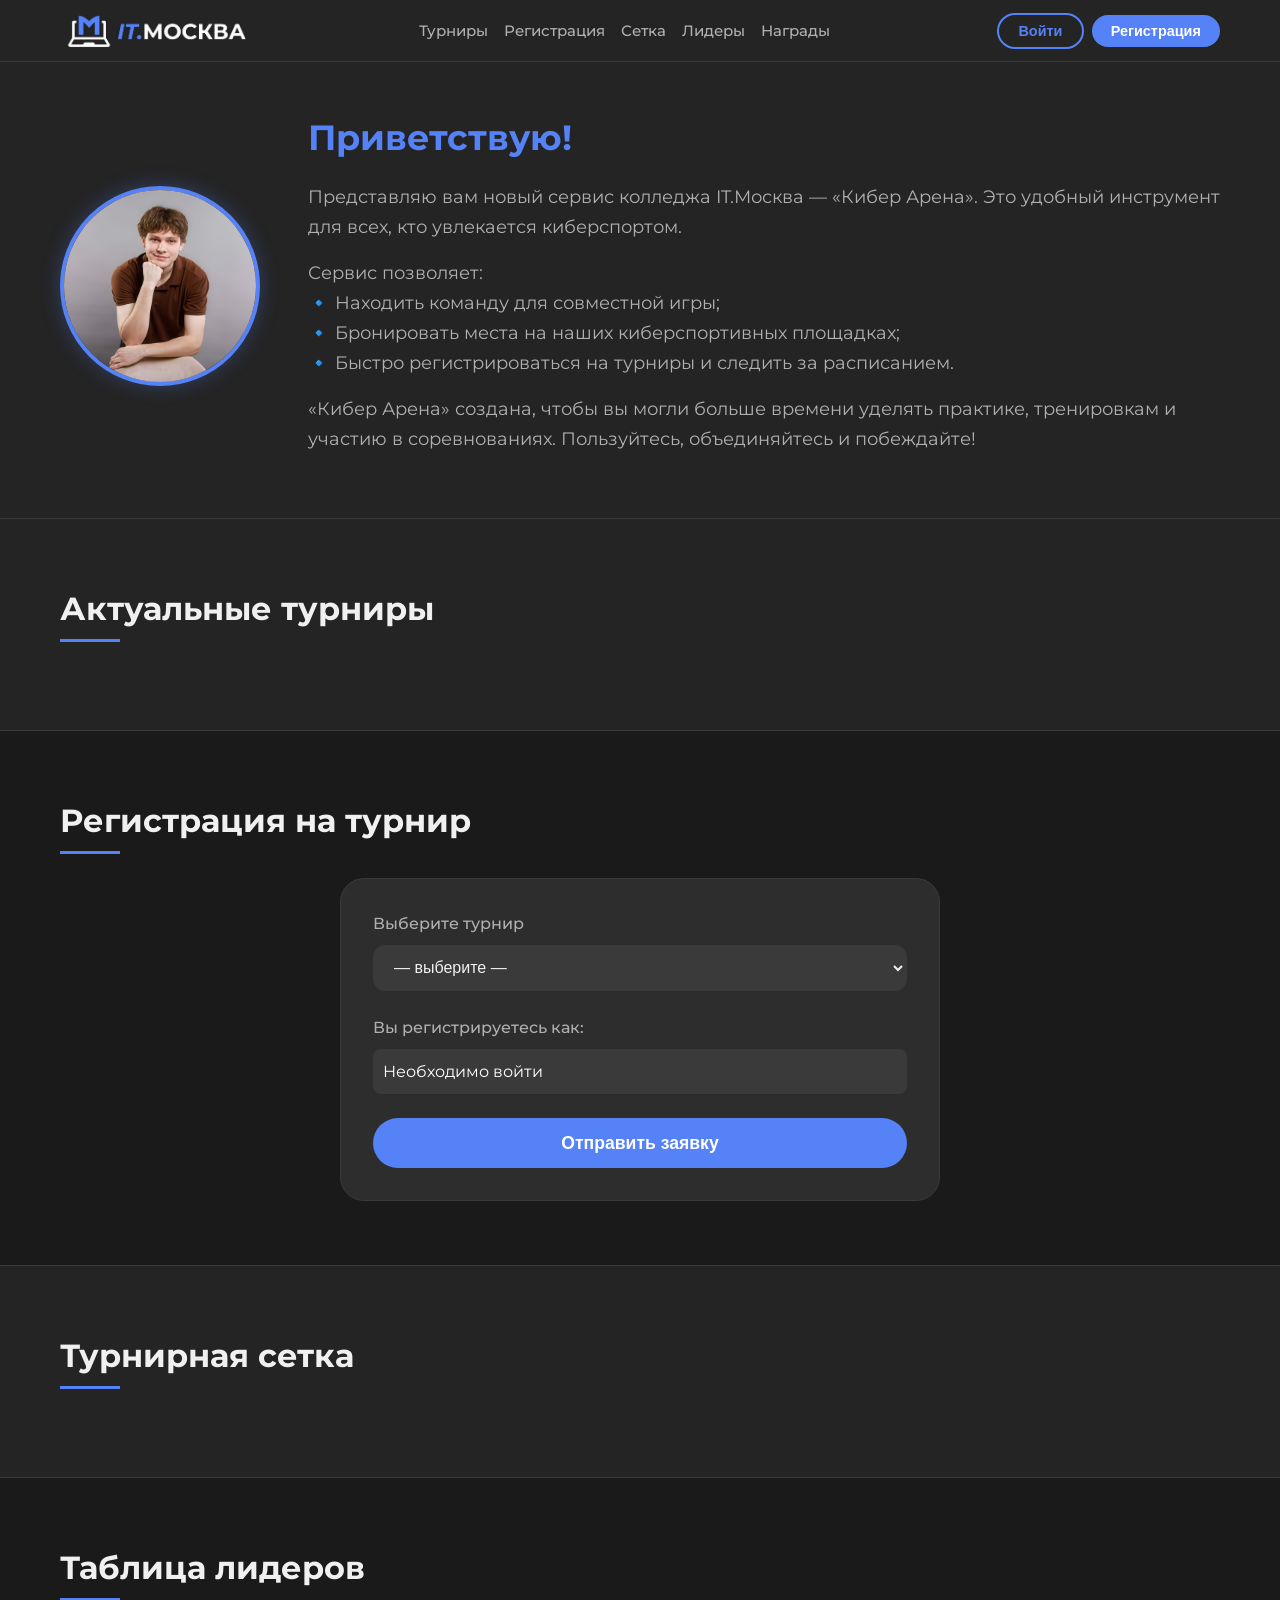
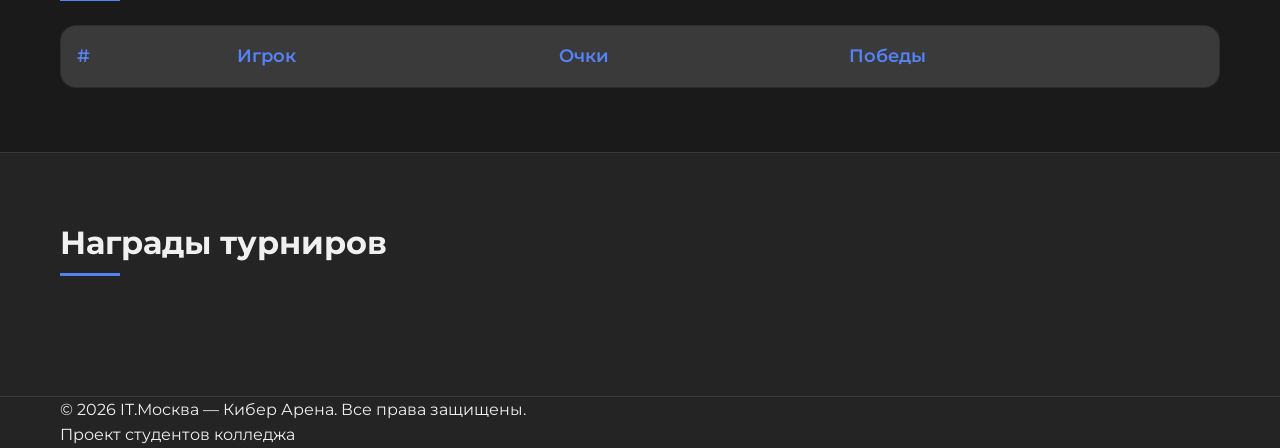
<file: index.html>
<!DOCTYPE html>
<html lang="ru">
<head>
    <meta charset="UTF-8">
    <meta name="viewport" content="width=device-width, initial-scale=1.0">
    <title>IT.Москва | Кибер Арена</title>
    <link href="https://fonts.googleapis.com/css2?family=Montserrat:wght@400;500;600;700&display=swap" rel="stylesheet">
    <link rel="stylesheet" href="style.css">
</head>
<body>
    <header class="header">
        <div class="container header__container">
            <img src="images/it_mos_new_logo.jpg" alt="Логотип" class="logo">
            <nav class="nav">
                <ul class="nav__list">
                    <li><a href="#tournaments" class="nav__link">Турниры</a></li>
                    <li><a href="#register" class="nav__link">Регистрация</a></li>
                    <li><a href="#bracket" class="nav__link">Сетка</a></li>
                    <li><a href="#leaderboard" class="nav__link">Лидеры</a></li>
                    <li><a href="#rewards" class="nav__link">Награды</a></li>
                </ul>
            </nav>
            <div class="auth-buttons">
                <button id="loginBtn" class="button button--secondary">Войти</button>
                <button id="registerBtn" class="button button--primary">Регистрация</button>
                <span id="userGreeting" style="display: none;"></span>
                <button id="logoutBtn" style="display: none;" class="button button--secondary">Выйти</button>
                <button id="adminBtn" style="display: none;" class="button button--secondary">Управление</button>
            </div>
        </div>
    </header>

    <main>
        <section class="hero reveal">
            <div class="container hero__container">
                <div class="hero__image">
                    <img src="images/al.jpg" alt="Фото" class="hero__photo">
                </div>
                <div class="hero__speech">
                    <h2 class="hero__greeting">Приветствую!</h2>
                    <p>Представляю вам новый сервис колледжа IT.Москва — «Кибер Арена». Это удобный инструмент для всех, кто увлекается киберспортом.</p>
                    <p>Сервис позволяет:<br>🔹 Находить команду для совместной игры;<br>🔹 Бронировать места на наших киберспортивных площадках;<br>🔹 Быстро регистрироваться на турниры и следить за расписанием.</p>
                    <p>«Кибер Арена» создана, чтобы вы могли больше времени уделять практике, тренировкам и участию в соревнованиях. Пользуйтесь, объединяйтесь и побеждайте!</p>
                </div>
            </div>
        </section>

        <section id="tournaments" class="section reveal">
            <div class="container">
                <h2 class="section__title">Актуальные турниры</h2>
                <div class="cards-grid" id="tournaments-list"></div>
            </div>
        </section>

        <section id="register" class="section section--dark reveal">
            <div class="container">
                <h2 class="section__title">Регистрация на турнир</h2>
                <div id="register-message"></div>
                <form class="registration-form" id="registrationForm">
                    <div class="form__group">
                        <label for="tournament-select" class="form__label">Выберите турнир</label>
                        <select id="tournament-select" class="form__select" required>
                            <option value="" disabled selected>— выберите —</option>
                        </select>
                    </div>
                    <div class="form__group">
                        <label class="form__label">Вы регистрируетесь как:</label>
                        <p id="current-user-nickname" class="form__static-text">Необходимо войти</p>
                    </div>
                    <button type="submit" class="button button--accent" id="register-submit" disabled>Отправить заявку</button>
                </form>
            </div>
        </section>

        <section id="bracket" class="section reveal">
            <div class="container">
                <h2 class="section__title">Турнирная сетка</h2>
                <div id="bracket-container"></div>
            </div>
        </section>

        <section id="leaderboard" class="section section--dark reveal">
            <div class="container">
                <h2 class="section__title">Таблица лидеров</h2>
                <table class="leaderboard" id="leaderboard-table">
                    <thead>
                        <tr><th>#</th><th>Игрок</th><th>Очки</th><th>Победы</th></tr>
                    </thead>
                    <tbody id="leaderboard-body"></tbody>
                </table>
            </div>
        </section>

        <section id="rewards" class="section reveal">
            <div class="container">
                <h2 class="section__title">Награды турниров</h2>
                <div class="rewards-grid" id="rewards-list"></div>
            </div>
        </section>
    </main>

    <footer class="footer">
        <div class="container footer__container">
            <p>© 2026 IT.Москва — Кибер Арена. Все права защищены.</p>
            <p>Проект студентов колледжа</p>
        </div>
    </footer>

    <!-- Модальные окна -->
    <div id="loginModal" class="modal">
        <div class="modal-content">
            <span class="close">&times;</span>
            <h2>Вход</h2>
            <form id="loginForm">
                <input type="text" id="loginUsername" placeholder="Имя пользователя" required>
                <input type="password" id="loginPassword" placeholder="Пароль" required>
                <button type="submit">Войти</button>
            </form>
        </div>
    </div>

    <div id="registerModal" class="modal">
        <div class="modal-content">
            <span class="close">&times;</span>
            <h2>Регистрация</h2>
            <form id="registerUserForm">
                <input type="text" id="regUsername" placeholder="Имя пользователя" required>
                <input type="text" id="regNickname" placeholder="Никнейм" required>
                <input type="password" id="regPassword" placeholder="Пароль" required>
                <button type="submit">Зарегистрироваться</button>
            </form>
        </div>
    </div>

    <script src="script.js"></script>
</body>
</html>
</file>
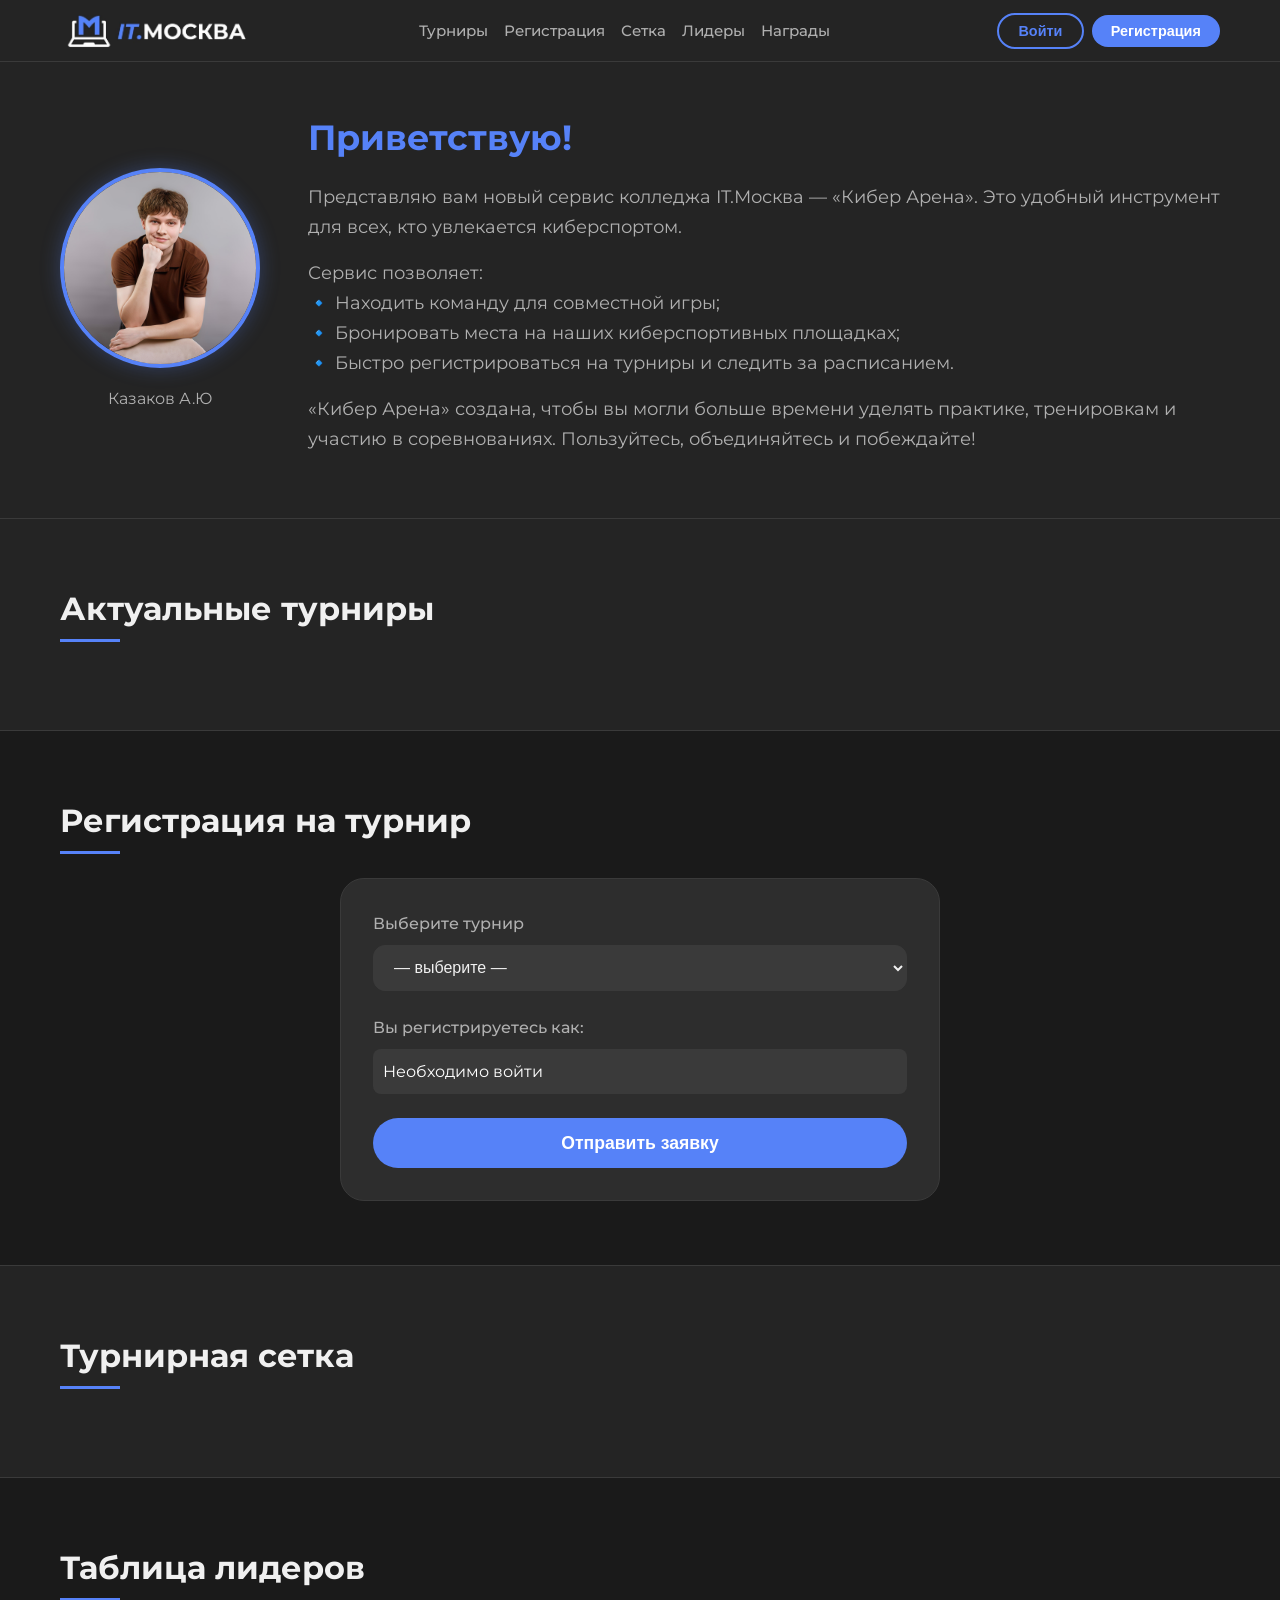
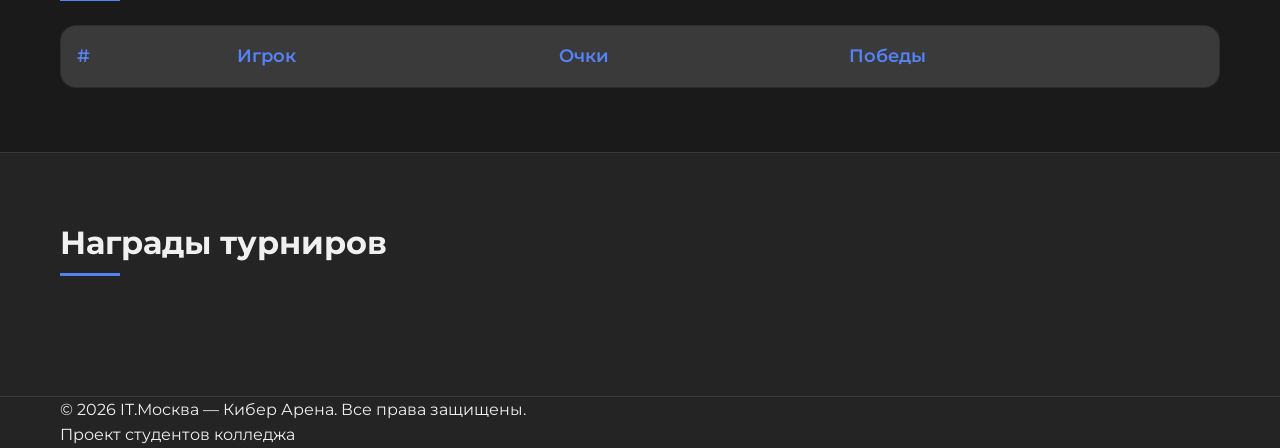
<file: cyber_arena/index.html>
<!DOCTYPE html>
<html lang="ru">
<head>
    <meta charset="UTF-8">
    <meta name="viewport" content="width=device-width, initial-scale=1.0">
    <title>IT.Москва | Кибер Арена</title>
    <link href="https://fonts.googleapis.com/css2?family=Montserrat:wght@400;500;600;700&display=swap" rel="stylesheet">
    <link rel="stylesheet" href="style.css">
</head>
<body>
    <header class="header">
        <div class="container header__container">
            <img src="images/it_mos_new_logo.jpg" alt="Логотип" class="logo">
            <nav class="nav">
                <ul class="nav__list">
                    <li><a href="#tournaments" class="nav__link">Турниры</a></li>
                    <li><a href="#register" class="nav__link">Регистрация</a></li>
                    <li><a href="#bracket" class="nav__link">Сетка</a></li>
                    <li><a href="#leaderboard" class="nav__link">Лидеры</a></li>
                    <li><a href="#rewards" class="nav__link">Награды</a></li>
                </ul>
            </nav>
            <div class="auth-buttons">
                <button id="loginBtn" class="button button--secondary">Войти</button>
                <button id="registerBtn" class="button button--primary">Регистрация</button>
                <span id="userGreeting" style="display: none;"></span>
                <button id="logoutBtn" style="display: none;" class="button button--secondary">Выйти</button>
                <button id="adminBtn" style="display: none;" class="button button--secondary">Управление</button>
            </div>
        </div>
    </header>

    <main>
        <section class="hero reveal">
            <div class="container hero__container">
                <div class="hero__image">
                <img src="images/al.jpg" alt="Фото" class="hero__photo">
                <p class="hero__caption">Казаков А.Ю</p>
                </div>
                <div class="hero__speech">
                    <h2 class="hero__greeting">Приветствую!</h2>
                    <p>Представляю вам новый сервис колледжа IT.Москва — «Кибер Арена». Это удобный инструмент для всех, кто увлекается киберспортом.</p>
                    <p>Сервис позволяет:<br>🔹 Находить команду для совместной игры;<br>🔹 Бронировать места на наших киберспортивных площадках;<br>🔹 Быстро регистрироваться на турниры и следить за расписанием.</p>
                    <p>«Кибер Арена» создана, чтобы вы могли больше времени уделять практике, тренировкам и участию в соревнованиях. Пользуйтесь, объединяйтесь и побеждайте!</p>
                </div>
            </div>
        </section>

        <section id="tournaments" class="section reveal">
            <div class="container">
                <h2 class="section__title">Актуальные турниры</h2>
                <div class="cards-grid" id="tournaments-list"></div>
            </div>
        </section>

        <section id="register" class="section section--dark reveal">
            <div class="container">
                <h2 class="section__title">Регистрация на турнир</h2>
                <div id="register-message"></div>
                <form class="registration-form" id="registrationForm">
                    <div class="form__group">
                        <label for="tournament-select" class="form__label">Выберите турнир</label>
                        <select id="tournament-select" class="form__select" required>
                            <option value="" disabled selected>— выберите —</option>
                        </select>
                    </div>
                    <div class="form__group">
                        <label class="form__label">Вы регистрируетесь как:</label>
                        <p id="current-user-nickname" class="form__static-text">Необходимо войти</p>
                    </div>
                    <button type="submit" class="button button--accent" id="register-submit" disabled>Отправить заявку</button>
                </form>
            </div>
        </section>

        <section id="bracket" class="section reveal">
            <div class="container">
                <h2 class="section__title">Турнирная сетка</h2>
                <div id="bracket-container"></div>
            </div>
        </section>

        <section id="leaderboard" class="section section--dark reveal">
            <div class="container">
                <h2 class="section__title">Таблица лидеров</h2>
                <table class="leaderboard" id="leaderboard-table">
                    <thead>
                        <tr><th>#</th><th>Игрок</th><th>Очки</th><th>Победы</th></tr>
                    </thead>
                    <tbody id="leaderboard-body"></tbody>
                </table>
            </div>
        </section>

        <section id="rewards" class="section reveal">
            <div class="container">
                <h2 class="section__title">Награды турниров</h2>
                <div class="rewards-grid" id="rewards-list"></div>
            </div>
        </section>
    </main>

    <footer class="footer">
        <div class="container footer__container">
            <p>© 2026 IT.Москва — Кибер Арена. Все права защищены.</p>
            <p>Проект студентов колледжа</p>
        </div>
    </footer>

    <!-- Модальные окна -->
    <div id="loginModal" class="modal">
        <div class="modal-content">
            <span class="close">&times;</span>
            <h2>Вход</h2>
            <form id="loginForm">
                <input type="text" id="loginUsername" placeholder="Имя пользователя" required>
                <input type="password" id="loginPassword" placeholder="Пароль" required>
                <button type="submit">Войти</button>
            </form>
        </div>
    </div>

    <div id="registerModal" class="modal">
        <div class="modal-content">
            <span class="close">&times;</span>
            <h2>Регистрация</h2>
            <form id="registerUserForm">
                <input type="text" id="regUsername" placeholder="Имя пользователя" required>
                <input type="text" id="regNickname" placeholder="Никнейм" required>
                <input type="password" id="regPassword" placeholder="Пароль" required>
                <button type="submit">Зарегистрироваться</button>
            </form>
        </div>
    </div>

    <script src="script.js"></script>
</body>
</html>
</file>
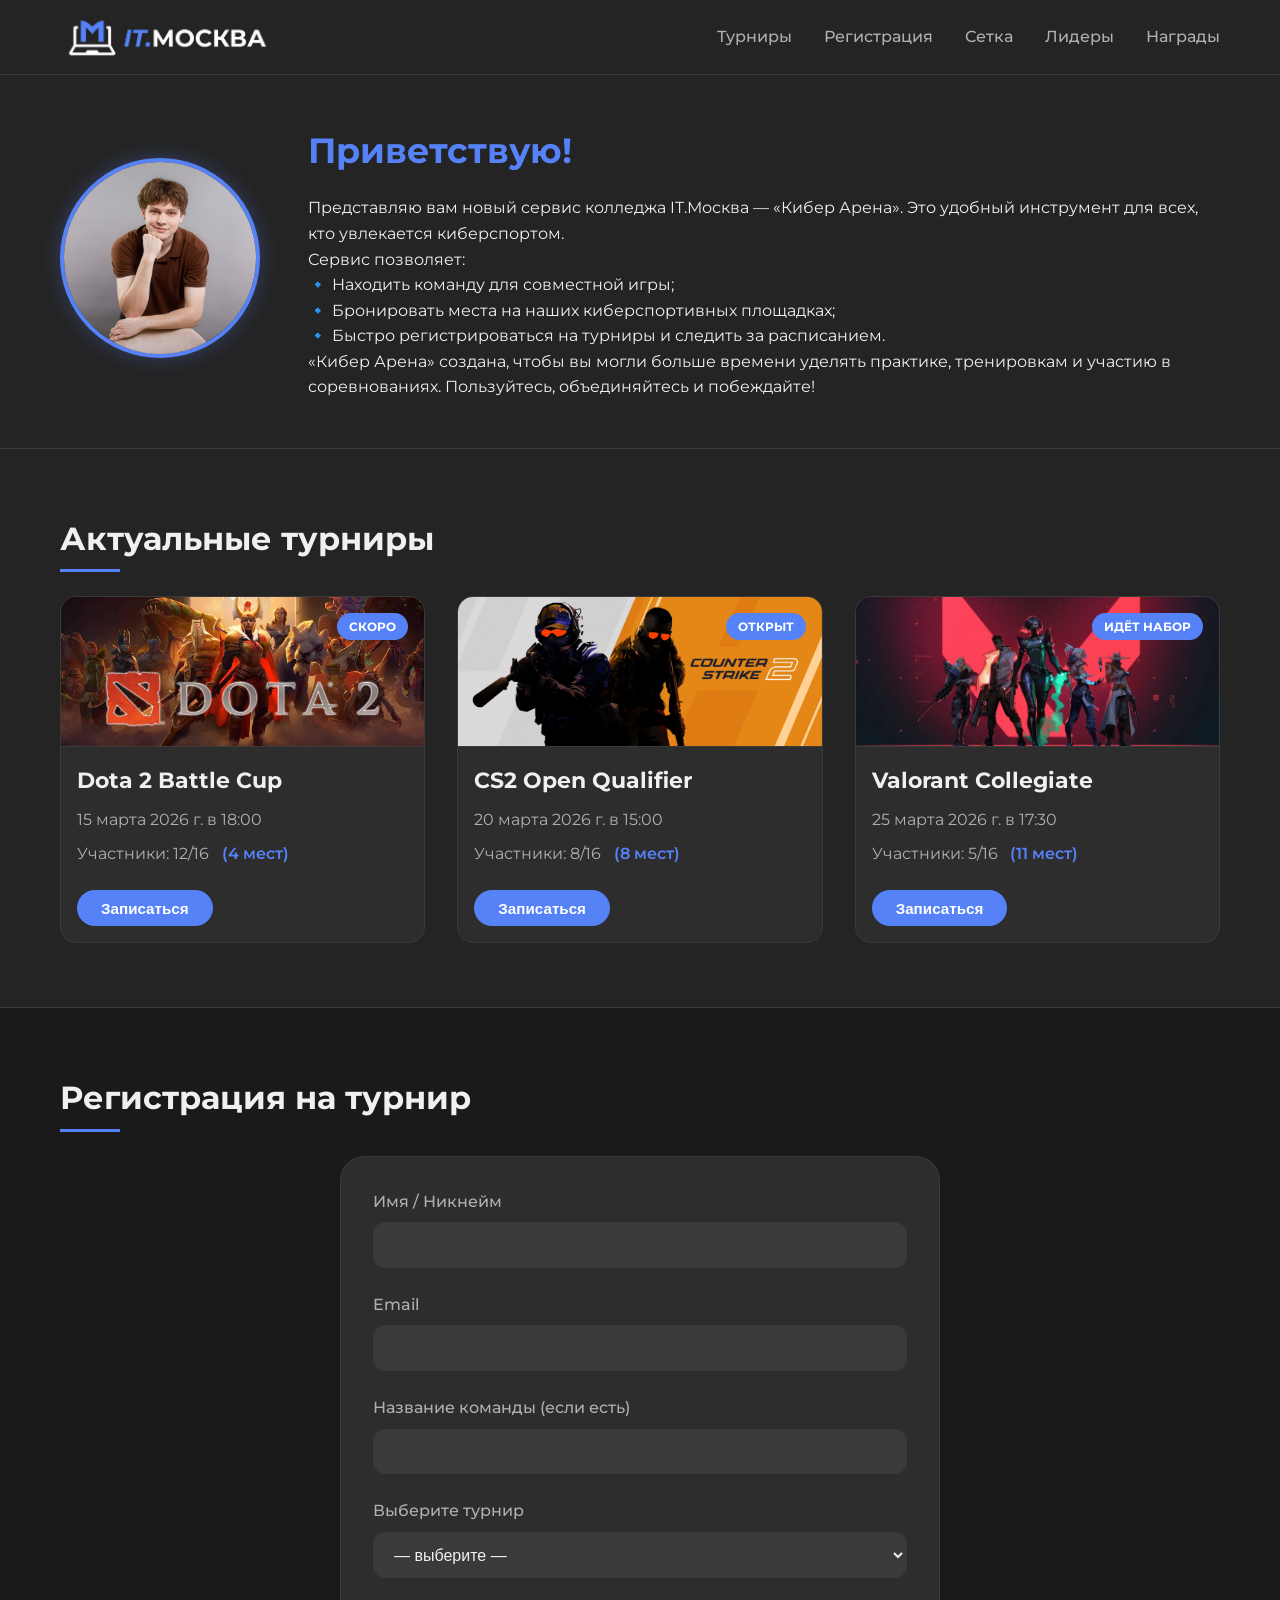
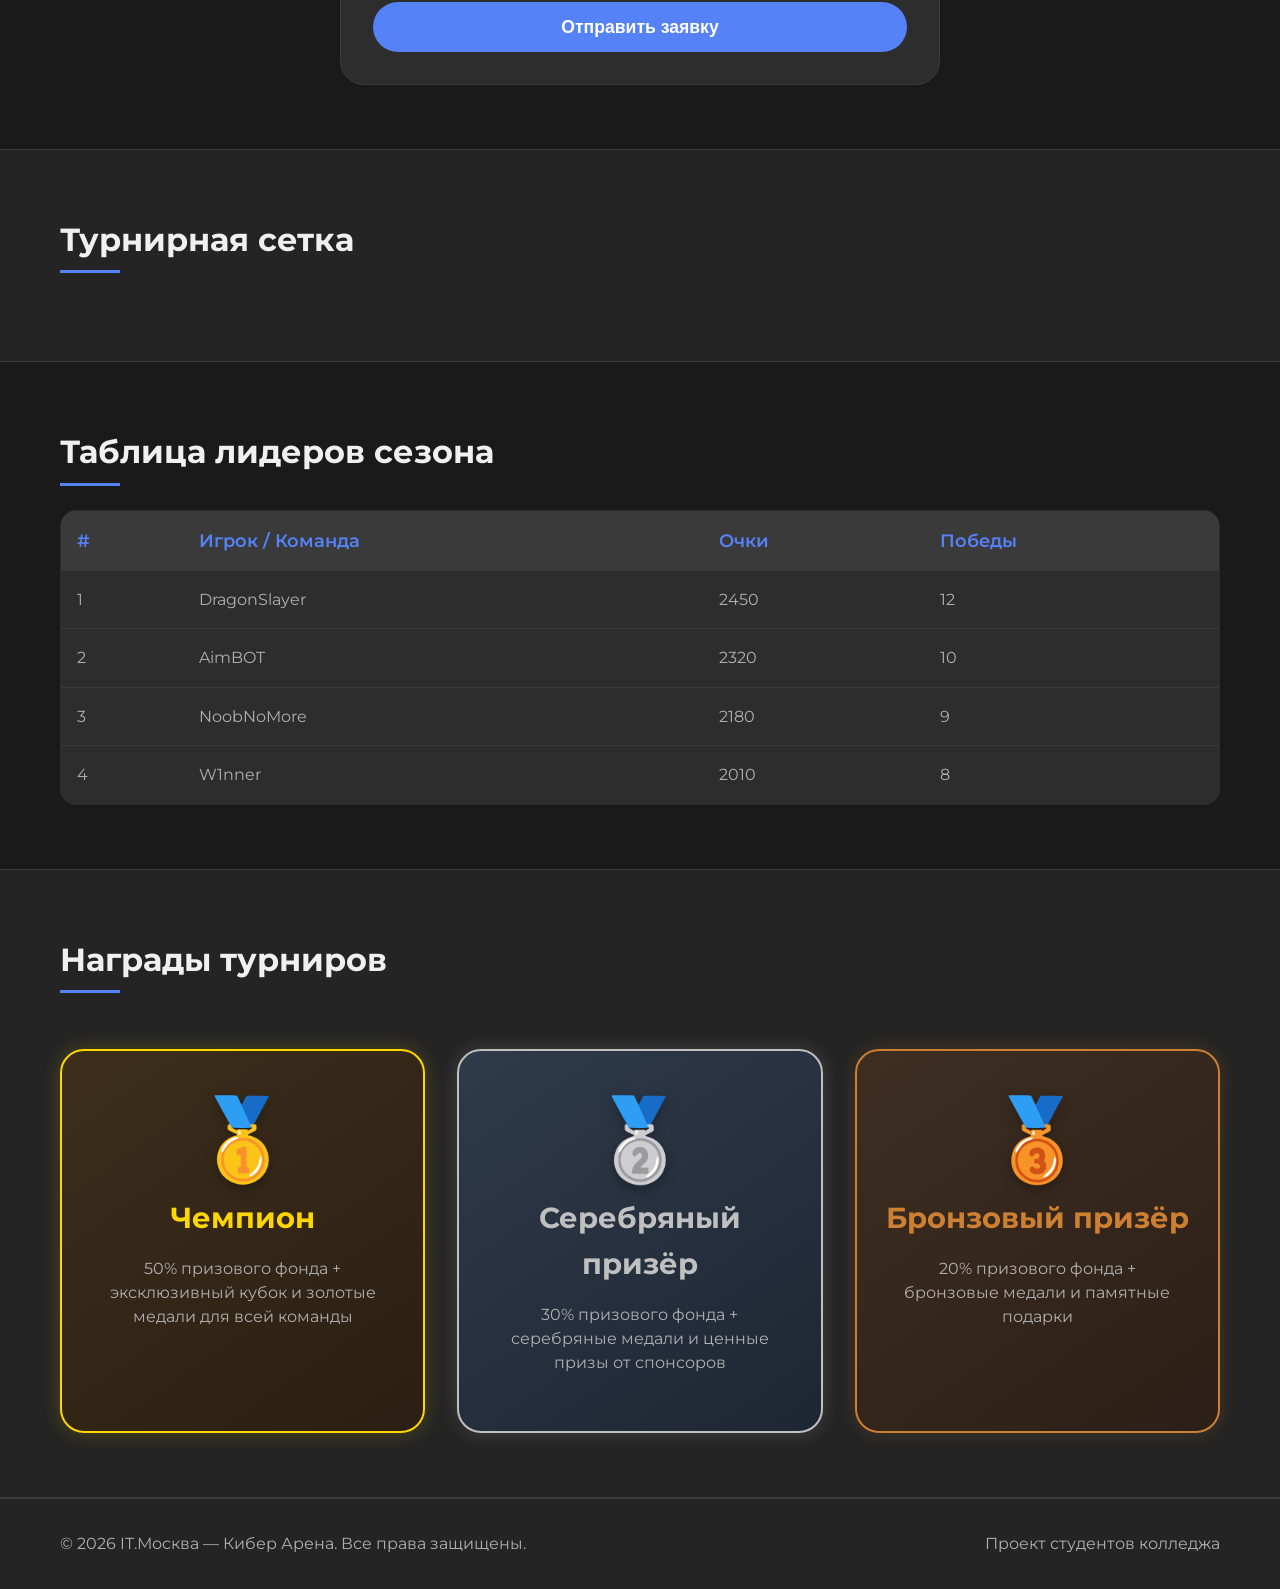
<file: cyber_arena_simple/index.html>
<!DOCTYPE html>
<html lang="ru">
<head>
    <meta charset="UTF-8">
    <meta name="viewport" content="width=device-width, initial-scale=1.0">
    <title>IT.Москва | Кибер Арена</title>
    <link rel="stylesheet" href="style.css">
    <link href="https://fonts.googleapis.com/css2?family=Montserrat:wght@400;500;600;700&display=swap" rel="stylesheet">
</head>
<body>
    <header class="header">
        <div class="container header__container">
            <img src="images/it_mos_new_logo.jpg" alt="Логотип" class="logo">
            <nav class="nav">
                <ul class="nav__list">
                    <li><a href="#tournaments" class="nav__link">Турниры</a></li>
                    <li><a href="#register" class="nav__link">Регистрация</a></li>
                    <li><a href="#bracket" class="nav__link">Сетка</a></li>
                    <li><a href="#leaderboard" class="nav__link">Лидеры</a></li>
                    <li><a href="#rewards" class="nav__link">Награды</a></li>
                </ul>
            </nav>
        </div>
    </header>

    <main>
        <!-- Приветствие -->
        <section class="hero reveal">
            <div class="container hero__container">
                <div class="hero__image">
                    <img src="images/al.jpg" alt="Фото" class="hero__photo">
                </div>
                <div class="hero__speech">
                    <h2 class="hero__greeting">Приветствую!</h2>
                    <p>Представляю вам новый сервис колледжа IT.Москва — «Кибер Арена». Это удобный инструмент для всех, кто увлекается киберспортом.</p>
                    <p>Сервис позволяет:<br>🔹 Находить команду для совместной игры;<br>🔹 Бронировать места на наших киберспортивных площадках;<br>🔹 Быстро регистрироваться на турниры и следить за расписанием.</p>
                    <p>«Кибер Арена» создана, чтобы вы могли больше времени уделять практике, тренировкам и участию в соревнованиях. Пользуйтесь, объединяйтесь и побеждайте!</p>
                </div>
            </div>
        </section>

        <!-- Турниры -->
        <section id="tournaments" class="section reveal">
            <div class="container">
                <h2 class="section__title">Актуальные турниры</h2>
                <div class="cards-grid" id="tournaments-list"></div>
            </div>
        </section>

        <!-- Регистрация -->
        <section id="register" class="section section--dark reveal">
            <div class="container">
                <h2 class="section__title">Регистрация на турнир</h2>
                <form class="registration-form" id="registrationForm">
                    <div class="form__group">
                        <label for="name" class="form__label">Имя / Никнейм</label>
                        <input type="text" id="name" class="form__input" required>
                    </div>
                    <div class="form__group">
                        <label for="email" class="form__label">Email</label>
                        <input type="email" id="email" class="form__input" required>
                    </div>
                    <div class="form__group">
                        <label for="team" class="form__label">Название команды (если есть)</label>
                        <input type="text" id="team" class="form__input">
                    </div>
                    <div class="form__group">
                        <label for="tournament-select" class="form__label">Выберите турнир</label>
                        <select id="tournament-select" class="form__select" required>
                            <option value="" disabled selected>— выберите —</option>
                        </select>
                    </div>
                    <button type="submit" class="button button--accent">Отправить заявку</button>
                </form>
            </div>
        </section>

        <!-- Сетка -->
        <section id="bracket" class="section reveal">
            <div class="container">
                <h2 class="section__title">Турнирная сетка</h2>
                <div id="bracket-container"></div>
            </div>
        </section>

        <!-- Лидеры -->
        <section id="leaderboard" class="section section--dark reveal">
            <div class="container">
                <h2 class="section__title">Таблица лидеров сезона</h2>
                <table class="leaderboard" id="leaderboard-table">
                    <thead>
                        <tr><th>#</th><th>Игрок / Команда</th><th>Очки</th><th>Победы</th></tr>
                    </thead>
                    <tbody id="leaderboard-body"></tbody>
                </table>
            </div>
        </section>

        <!-- Награды -->
        <section id="rewards" class="section reveal">
            <div class="container">
                <h2 class="section__title">Награды турниров</h2>
                <div class="rewards-grid" id="rewards-list"></div>
            </div>
        </section>
    </main>

    <footer class="footer">
        <div class="container footer__container">
            <p>© 2026 IT.Москва — Кибер Арена. Все права защищены.</p>
            <p>Проект студентов колледжа</p>
        </div>
    </footer>

    <script src="script.js"></script>
</body>
</html>
</file>
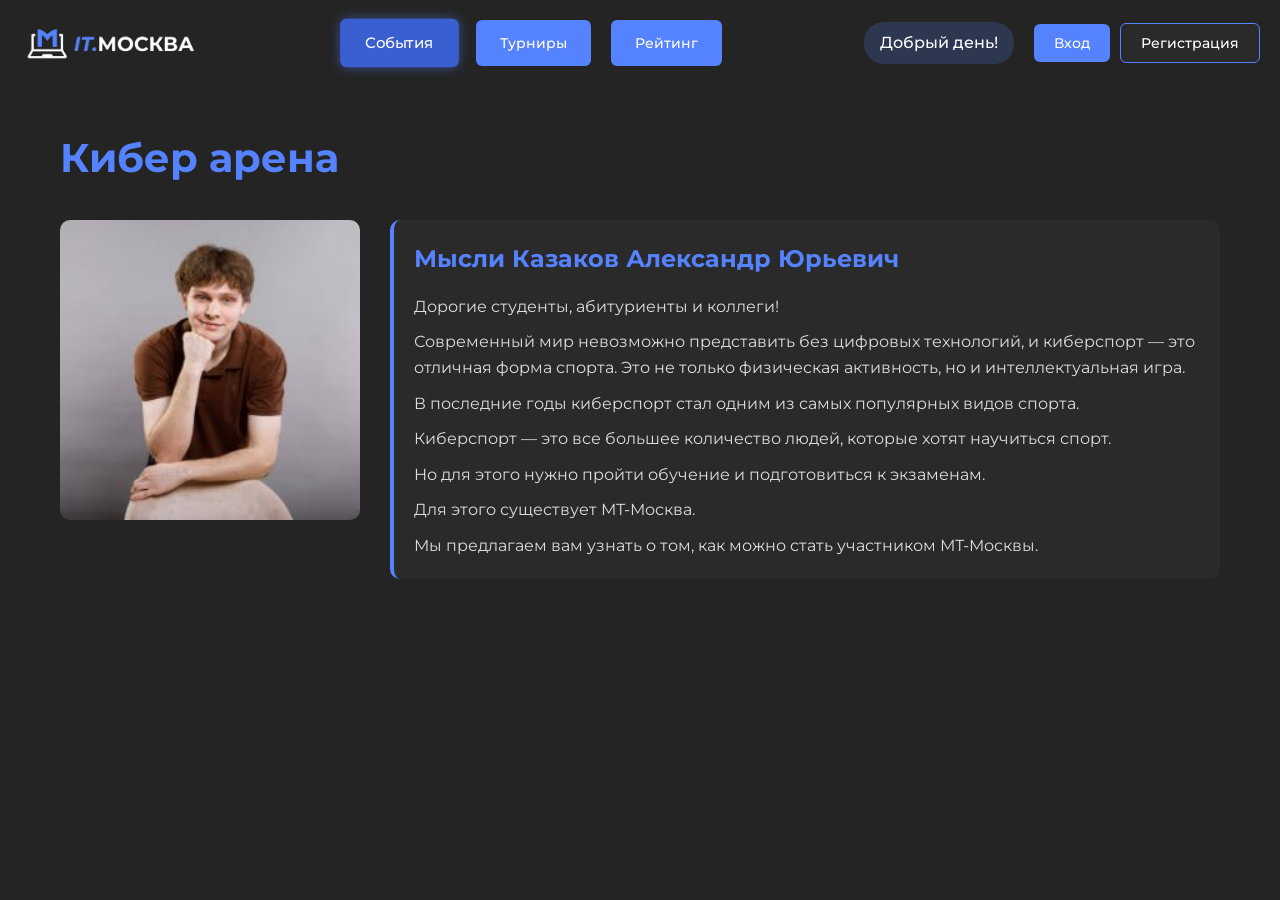
<file: it.-events.version1.0-version-0.2-1/index.html>
<!DOCTYPE html>
<html lang="ru">
<head>
    <meta charset="UTF-8">
    <meta name="viewport" content="width=device-width, initial-scale=1.0">
    <title>IT_Moskow - cyber arena</title>
    <link rel="stylesheet" href="style.css">
    <link href="https://fonts.googleapis.com/icon?family=Material+Icons" rel="stylesheet">
</head>
<body>
    <header>
        <img src="it_mos_new_logo.jpg" alt="Логотип IT Москва" class="logo">
        <nav class="btn">
            <ul>
                <li><a href="index.html" id="events-link" class="active">События</a></li>
                <li><a href="tournaments.html" id="tournaments-link">Турниры</a></li>
                <li><a href="#" id="rating-link">Рейтинг</a></li>
            </ul>
        </nav>
        <div class="header-right">
            <div class="greeting" id="greeting"></div>
            <div id="auth-section" class="auth-section"></div>
        </div>
    </header>
    <main>
        <h1 class="cyber_arena fade-in">Кибер арена</h1>
        
        <div class="photo-with-thoughts">
            <img src="aleksandr.jpeg" alt="Александр" class="image_alek hover-zoom fade-in">
            <div class="thoughts fade-in">
                <h3>Мысли Казаков Александр Юрьевич</h3>
                <p>Дорогие студенты, абитуриенты и коллеги!</p>
                <p>Современный мир невозможно представить без цифровых технологий, и киберспорт — это отличная форма спорта. Это не только физическая активность, но и интеллектуальная игра.</p>
                <p>В последние годы киберспорт стал одним из самых популярных видов спорта.</p>
                <p>Киберспорт — это все большее количество людей, которые хотят научиться спорт.</p>
                <p>Но для этого нужно пройти обучение и подготовиться к экзаменам.</p>
                <p>Для этого существует МТ-Москва.</p>
                <p>Мы предлагаем вам узнать о том, как можно стать участником МТ-Москвы.</p>
            </div>
        </div>
    </main>

    <!-- Модальные окна входа и регистрации -->
    <div id="login-modal" class="modal">
        <div class="modal-content">
            <span class="close-modal" data-modal="login">&times;</span>
            <h2>Вход</h2>
            <form id="login-form">
                <input type="email" id="login-email" placeholder="Email" required>
                <input type="password" id="login-password" placeholder="Пароль" required>
                <button type="submit" class="modal-btn">Войти</button>
            </form>
            <p class="modal-switch">Нет аккаунта? <a href="#" id="switch-to-register">Зарегистрироваться</a></p>
        </div>
    </div>

    <div id="register-modal" class="modal">
        <div class="modal-content">
            <span class="close-modal" data-modal="register">&times;</span>
            <h2>Регистрация</h2>
            <form id="register-form">
                <input type="text" id="register-name" placeholder="Имя" required>
                <input type="email" id="register-email" placeholder="Email" required>
                <input type="password" id="register-password" placeholder="Пароль" required>
                <button type="submit" class="modal-btn">Зарегистрироваться</button>
            </form>
            <p class="modal-switch">Уже есть аккаунт? <a href="#" id="switch-to-login">Войти</a></p>
        </div>
    </div>

    <script>
        // Инициализация базы пользователей с ролью
        if (!localStorage.getItem('users')) {
            const defaultUsers = [
                { id: '1', name: 'Александр', email: 'alexander@example.com', password: 'admin123', role: 'admin', avatar: 'account_circle' }
            ];
            localStorage.setItem('users', JSON.stringify(defaultUsers));
        }

        let currentUser = JSON.parse(localStorage.getItem('currentUser')) || null;

        const authSection = document.getElementById('auth-section');
        const greetingEl = document.getElementById('greeting');

        const loginModal = document.getElementById('login-modal');
        const registerModal = document.getElementById('register-modal');
        const closeButtons = document.querySelectorAll('.close-modal');
        const switchToRegister = document.getElementById('switch-to-register');
        const switchToLogin = document.getElementById('switch-to-login');

        function updateAuthUI() {
            if (currentUser) {
                authSection.innerHTML = `
                    <div class="user-profile">
                        <span class="user-name">${currentUser.name}</span>
                        <span class="material-icons user-avatar">${currentUser.avatar || 'account_circle'}</span>
                        <button id="logout-btn" class="logout-btn">Выйти</button>
                    </div>
                `;
                document.getElementById('logout-btn').addEventListener('click', logout);
            } else {
                authSection.innerHTML = `
                    <button id="login-btn" class="auth-btn">Вход</button>
                    <button id="register-btn" class="auth-btn register-btn">Регистрация</button>
                `;
                document.getElementById('login-btn').addEventListener('click', () => openModal('login'));
                document.getElementById('register-btn').addEventListener('click', () => openModal('register'));
            }
        }

        function openModal(type) {
            if (type === 'login') {
                loginModal.style.display = 'flex';
            } else {
                registerModal.style.display = 'flex';
            }
        }

        function closeModals() {
            loginModal.style.display = 'none';
            registerModal.style.display = 'none';
        }

        function logout() {
            currentUser = null;
            localStorage.removeItem('currentUser');
            updateAuthUI();
        }

        function registerUser(name, email, password) {
            const users = JSON.parse(localStorage.getItem('users'));
            if (users.find(u => u.email === email)) {
                alert('Пользователь с таким email уже существует');
                return false;
            }
            const newUser = {
                id: Date.now().toString(),
                name: name,
                email: email,
                password: password,
                role: 'user', // обычный пользователь
                avatar: 'account_circle'
            };
            users.push(newUser);
            localStorage.setItem('users', JSON.stringify(users));
            currentUser = newUser;
            localStorage.setItem('currentUser', JSON.stringify(currentUser));
            updateAuthUI();
            closeModals();
            alert('Регистрация успешна!');
            return true;
        }

        function loginUser(email, password) {
            const users = JSON.parse(localStorage.getItem('users'));
            const user = users.find(u => u.email === email && u.password === password);
            if (user) {
                currentUser = user;
                localStorage.setItem('currentUser', JSON.stringify(currentUser));
                updateAuthUI();
                closeModals();
                alert('Вход выполнен успешно!');
                return true;
            } else {
                alert('Неверный email или пароль');
                return false;
            }
        }

        function setGreeting() {
            const hour = new Date().getHours();
            if (hour < 12) greetingEl.textContent = 'Доброе утро!';
            else if (hour < 18) greetingEl.textContent = 'Добрый день!';
            else greetingEl.textContent = 'Добрый вечер!';
        }
        setGreeting();
        updateAuthUI();

        closeButtons.forEach(btn => {
            btn.addEventListener('click', closeModals);
        });

        window.addEventListener('click', (e) => {
            if (e.target.classList.contains('modal')) {
                closeModals();
            }
        });

        if (switchToRegister) {
            switchToRegister.addEventListener('click', (e) => {
                e.preventDefault();
                closeModals();
                openModal('register');
            });
        }
        if (switchToLogin) {
            switchToLogin.addEventListener('click', (e) => {
                e.preventDefault();
                closeModals();
                openModal('login');
            });
        }

        document.getElementById('register-form').addEventListener('submit', (e) => {
            e.preventDefault();
            const name = document.getElementById('register-name').value;
            const email = document.getElementById('register-email').value;
            const password = document.getElementById('register-password').value;
            registerUser(name, email, password);
        });

        document.getElementById('login-form').addEventListener('submit', (e) => {
            e.preventDefault();
            const email = document.getElementById('login-email').value;
            const password = document.getElementById('login-password').value;
            loginUser(email, password);
        });

        document.getElementById('rating-link').addEventListener('click', (e) => {
            e.preventDefault();
            alert('Раздел «Рейтинг» в разработке. Скоро здесь будет интересно!');
        });
    </script>
</body>
</html>
</file>
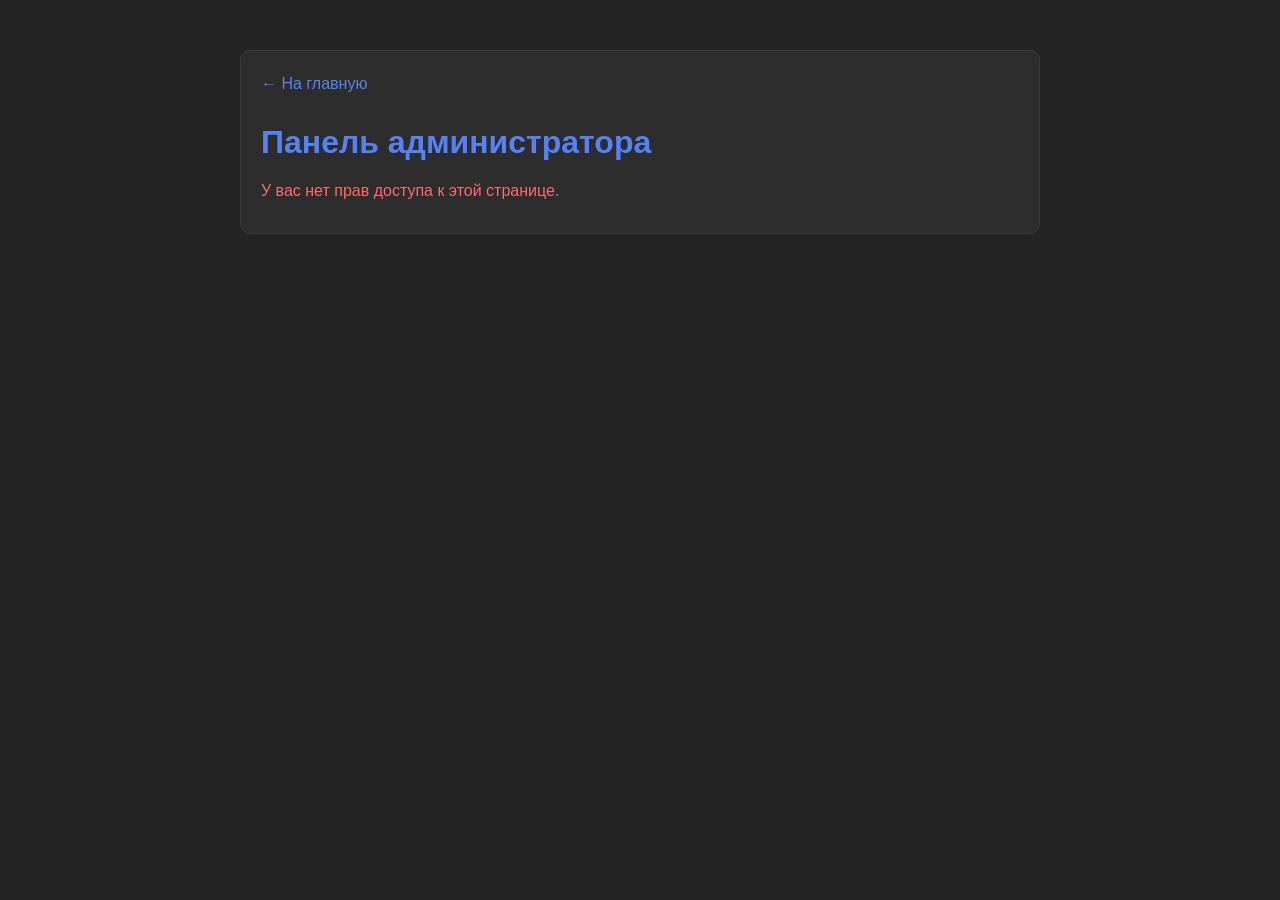
<file: admin.html>
<!DOCTYPE html>
<html lang="ru">
<head>
    <meta charset="UTF-8">
    <title>Админка Кибер Арены</title>
    <link rel="stylesheet" href="style.css">
</head>
<body>
    <div class="admin-panel">
        <a href="index.html" class="back-link">← На главную</a>
        <h1>Панель администратора</h1>
        <div id="access-error" class="error-message" style="display: none;">У вас нет прав доступа к этой странице.</div>
        
        <div id="admin-content" style="display: none;">
            <h2>Создать / редактировать турнир</h2>
            <form id="tournamentForm">
                <input type="hidden" id="tournamentId">
                <input type="text" id="title" placeholder="Название турнира" required>
                <input type="text" id="game" placeholder="Игра" required>
                <input type="datetime-local" id="date" required>
                <input type="number" id="max_participants" placeholder="Макс. участников" required>
                <select id="status">
                    <option value="soon">Скоро</option>
                    <option value="open">Открыт</option>
                    <option value="recruiting">Идёт набор</option>
                    <option value="finished">Завершён</option>
                </select>
                <input type="text" id="image" placeholder="Ссылка на изображение (images/...)">
                <button type="submit">Сохранить</button>
            </form>

            <h2>Существующие турниры</h2>
            <div id="tournamentsList"></div>
        </div>
    </div>

    <script>
        const API_URL = 'http://localhost:3000/tournaments';

        // Проверка прав администратора
        function checkAdmin() {
            const userData = localStorage.getItem('currentUser');
            if (!userData) {
                showNoAccess();
                return false;
            }
            try {
                const user = JSON.parse(userData);
                if (!user.isAdmin) {
                    showNoAccess();
                    return false;
                }
                document.getElementById('admin-content').style.display = 'block';
                document.getElementById('access-error').style.display = 'none';
                return true;
            } catch (e) {
                showNoAccess();
                return false;
            }
        }

        function showNoAccess() {
            document.getElementById('admin-content').style.display = 'none';
            document.getElementById('access-error').style.display = 'block';
        }

        // Загрузка турниров
        async function loadTournaments() {
            if (!checkAdmin()) return;
            try {
                const res = await fetch(API_URL);
                if (!res.ok) throw new Error('Ошибка загрузки турниров');
                const tournaments = await res.json();
                const container = document.getElementById('tournamentsList');
                container.innerHTML = tournaments.map(t => `
                    <div class="tournament-item">
                        <span>${t.title} (${t.game}) - ${t.status}</span>
                        <div>
                            <button onclick="editTournament(${t.id})">Редактировать</button>
                            <button onclick="deleteTournament(${t.id})">Удалить</button>
                        </div>
                    </div>
                `).join('');
            } catch (err) {
                console.error(err);
                document.getElementById('tournamentsList').innerHTML = '<p style="color:red;">Ошибка загрузки данных. Проверьте JSON Server.</p>';
            }
        }

        // Редактирование турнира
        window.editTournament = async function(id) {
            try {
                const res = await fetch(`${API_URL}/${id}`);
                if (!res.ok) throw new Error('Турнир не найден');
                const t = await res.json();
                document.getElementById('tournamentId').value = t.id;
                document.getElementById('title').value = t.title;
                document.getElementById('game').value = t.game;
                const date = new Date(t.date);
                const localDate = date.toISOString().slice(0,16);
                document.getElementById('date').value = localDate;
                document.getElementById('max_participants').value = t.max_participants;
                document.getElementById('status').value = t.status;
                document.getElementById('image').value = t.image || '';
            } catch (err) {
                alert('Ошибка загрузки турнира: ' + err.message);
                console.error(err);
            }
        };

        // Удаление турнира
        window.deleteTournament = async function(id) {
            if (!confirm('Удалить турнир?')) return;
            try {
                const res = await fetch(`${API_URL}/${id}`, { method: 'DELETE' });
                if (!res.ok) throw new Error('Ошибка удаления');
                loadTournaments();
            } catch (err) {
                alert('Ошибка удаления: ' + err.message);
                console.error(err);
            }
        };

        // Сохранение (создание/обновление)
        document.getElementById('tournamentForm').addEventListener('submit', async (e) => {
            e.preventDefault();
            if (!checkAdmin()) return;

            const id = document.getElementById('tournamentId').value;
            const data = {
                title: document.getElementById('title').value,
                game: document.getElementById('game').value,
                date: new Date(document.getElementById('date').value).toISOString(),
                max_participants: parseInt(document.getElementById('max_participants').value),
                status: document.getElementById('status').value,
                image: document.getElementById('image').value || null,
                current_participants: 0
            };

            try {
                if (id) {
                    // Редактирование: сохраняем текущее количество участников
                    const currentRes = await fetch(`${API_URL}/${id}`);
                    const current = await currentRes.json();
                    data.current_participants = current.current_participants;
                    const res = await fetch(`${API_URL}/${id}`, {
                        method: 'PATCH',
                        headers: { 'Content-Type': 'application/json' },
                        body: JSON.stringify(data)
                    });
                    if (!res.ok) throw new Error('Ошибка обновления');
                } else {
                    const res = await fetch(API_URL, {
                        method: 'POST',
                        headers: { 'Content-Type': 'application/json' },
                        body: JSON.stringify(data)
                    });
                    if (!res.ok) throw new Error('Ошибка создания');
                }
                loadTournaments();
                e.target.reset();
                document.getElementById('tournamentId').value = '';
            } catch (err) {
                alert('Ошибка сохранения: ' + err.message);
                console.error(err);
            }
        });

        // Инициализация
        document.addEventListener('DOMContentLoaded', () => {
            checkAdmin();
            loadTournaments();
        });
    </script>
</body>
</html>
</file>
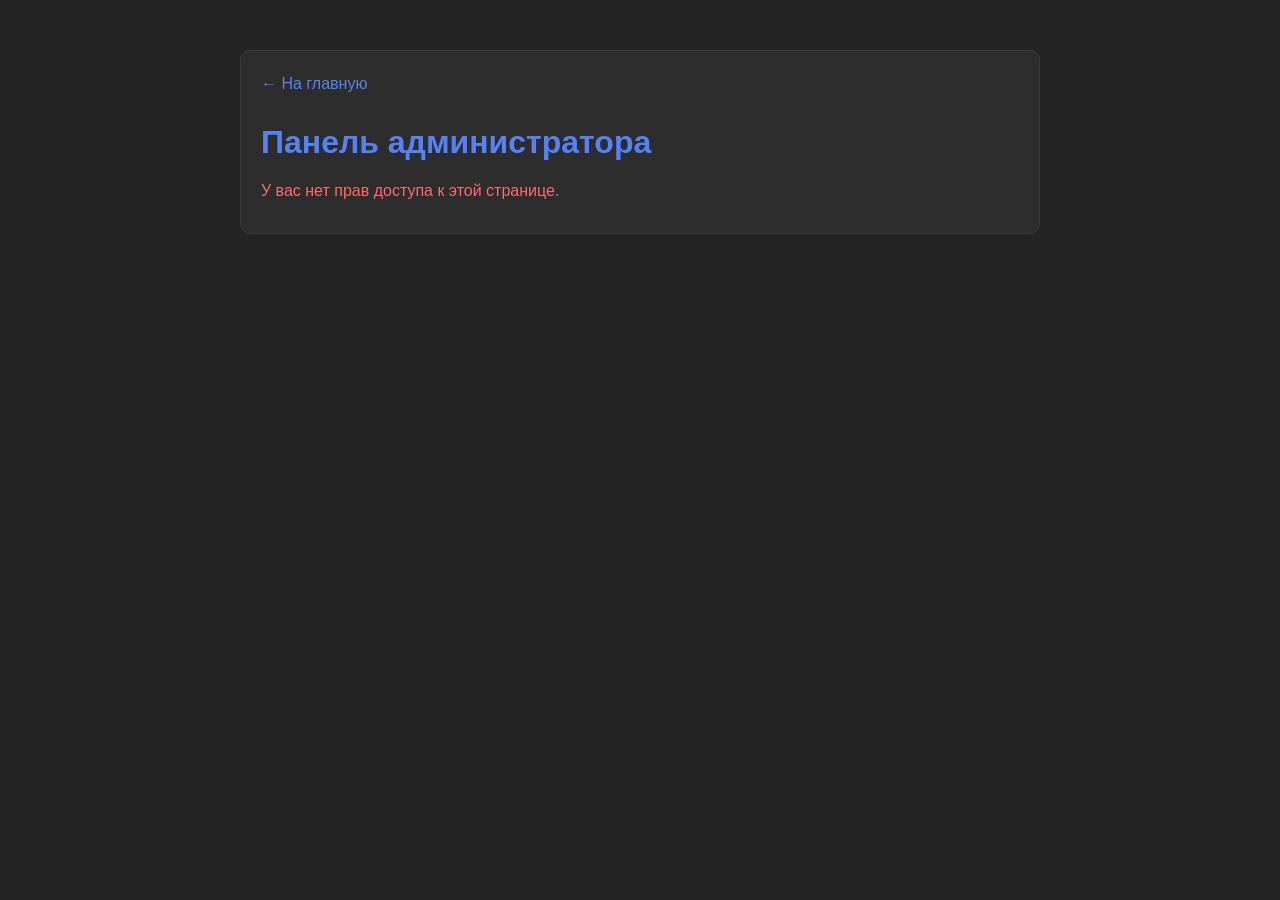
<file: cyber_arena/admin.html>
<!DOCTYPE html>
<html lang="ru">
<head>
    <meta charset="UTF-8">
    <title>Админка Кибер Арены</title>
    <link rel="stylesheet" href="style.css">
</head>
<body>
    <div class="admin-panel">
        <a href="index.html" class="back-link">← На главную</a>
        <h1>Панель администратора</h1>
        <div id="access-error" class="error-message" style="display: none;">У вас нет прав доступа к этой странице.</div>
        
        <div id="admin-content" style="display: none;">
            <h2>Создать / редактировать турнир</h2>
            <form id="tournamentForm">
                <input type="hidden" id="tournamentId">
                <input type="text" id="title" placeholder="Название турнира" required>
                <input type="text" id="game" placeholder="Игра" required>
                <input type="datetime-local" id="date" required>
                <input type="number" id="max_participants" placeholder="Макс. участников" required>
                <select id="status">
                    <option value="soon">Скоро</option>
                    <option value="open">Открыт</option>
                    <option value="recruiting">Идёт набор</option>
                    <option value="finished">Завершён</option>
                </select>
                <input type="text" id="image" placeholder="Ссылка на изображение (images/...)">
                <button type="submit">Сохранить</button>
            </form>

            <h2>Существующие турниры</h2>
            <div id="tournamentsList"></div>
        </div>
    </div>

    <script>
        const API_URL = 'http://localhost:3000/tournaments';

        // Проверка прав администратора
        function checkAdmin() {
            const userData = localStorage.getItem('currentUser');
            if (!userData) {
                showNoAccess();
                return false;
            }
            try {
                const user = JSON.parse(userData);
                // ВАЖНО: проверяем именно isAdmin
                if (!user.isAdmin) {
                    showNoAccess();
                    return false;
                }
                document.getElementById('admin-content').style.display = 'block';
                document.getElementById('access-error').style.display = 'none';
                return true;
            } catch (e) {
                console.error('Ошибка парсинга пользователя', e);
                showNoAccess();
                return false;
            }
        }

        function showNoAccess() {
            document.getElementById('admin-content').style.display = 'none';
            document.getElementById('access-error').style.display = 'block';
        }

        // Загрузка турниров
        async function loadTournaments() {
            if (!checkAdmin()) return;
            try {
                const res = await fetch(API_URL);
                if (!res.ok) throw new Error('Ошибка загрузки турниров');
                const tournaments = await res.json();
                const container = document.getElementById('tournamentsList');
                container.innerHTML = tournaments.map(t => `
                    <div class="tournament-item">
                        <span>${t.title} (${t.game}) - ${t.status}</span>
                        <div>
                            <button onclick="editTournament(${t.id})">Редактировать</button>
                            <button onclick="deleteTournament(${t.id})">Удалить</button>
                        </div>
                    </div>
                `).join('');
            } catch (err) {
                console.error(err);
                document.getElementById('tournamentsList').innerHTML = '<p style="color:red;">Ошибка загрузки данных. Проверьте JSON Server.</p>';
            }
        }

        // Редактирование турнира
        window.editTournament = async function(id) {
            try {
                const res = await fetch(`${API_URL}/${id}`);
                if (!res.ok) throw new Error('Турнир не найден');
                const t = await res.json();
                document.getElementById('tournamentId').value = t.id;
                document.getElementById('title').value = t.title;
                document.getElementById('game').value = t.game;
                const date = new Date(t.date);
                const localDate = date.toISOString().slice(0,16);
                document.getElementById('date').value = localDate;
                document.getElementById('max_participants').value = t.max_participants;
                document.getElementById('status').value = t.status;
                document.getElementById('image').value = t.image || '';
            } catch (err) {
                alert('Ошибка загрузки турнира: ' + err.message);
                console.error(err);
            }
        };

        // Удаление турнира
        window.deleteTournament = async function(id) {
            if (!confirm('Удалить турнир?')) return;
            try {
                const res = await fetch(`${API_URL}/${id}`, { method: 'DELETE' });
                if (!res.ok) throw new Error('Ошибка удаления');
                loadTournaments();
            } catch (err) {
                alert('Ошибка удаления: ' + err.message);
                console.error(err);
            }
        };

        // Сохранение (создание/обновление)
        document.getElementById('tournamentForm').addEventListener('submit', async (e) => {
            e.preventDefault();
            if (!checkAdmin()) return;

            const id = document.getElementById('tournamentId').value;
            const data = {
                title: document.getElementById('title').value,
                game: document.getElementById('game').value,
                date: new Date(document.getElementById('date').value).toISOString(),
                max_participants: parseInt(document.getElementById('max_participants').value),
                status: document.getElementById('status').value,
                image: document.getElementById('image').value || null,
                current_participants: 0
            };

            try {
                if (id) {
                    const currentRes = await fetch(`${API_URL}/${id}`);
                    const current = await currentRes.json();
                    data.current_participants = current.current_participants;
                    const res = await fetch(`${API_URL}/${id}`, {
                        method: 'PATCH',
                        headers: { 'Content-Type': 'application/json' },
                        body: JSON.stringify(data)
                    });
                    if (!res.ok) throw new Error('Ошибка обновления');
                } else {
                    const res = await fetch(API_URL, {
                        method: 'POST',
                        headers: { 'Content-Type': 'application/json' },
                        body: JSON.stringify(data)
                    });
                    if (!res.ok) throw new Error('Ошибка создания');
                }
                loadTournaments();
                e.target.reset();
                document.getElementById('tournamentId').value = '';
            } catch (err) {
                alert('Ошибка сохранения: ' + err.message);
                console.error(err);
            }
        });

        // Инициализация
        document.addEventListener('DOMContentLoaded', () => {
            checkAdmin();
            loadTournaments();
        });
    </script>
</body>
</html>
</file>
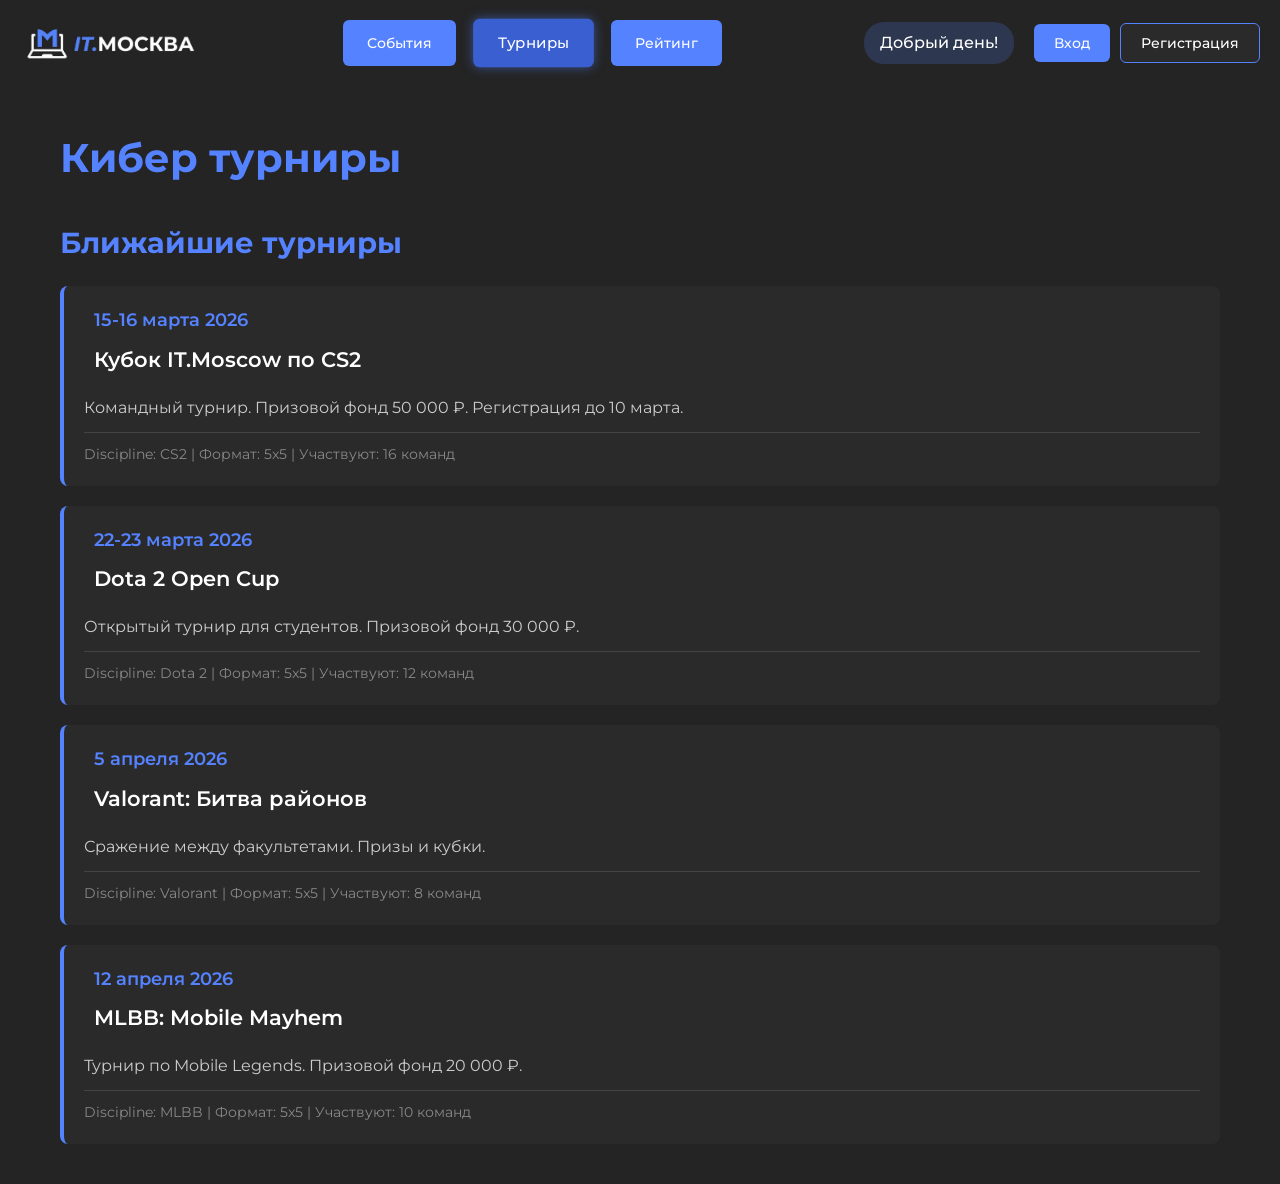
<file: it.-events.version1.0-version-0.2-1/tournaments.html>
<!DOCTYPE html>
<html lang="ru">
<head>
    <meta charset="UTF-8">
    <meta name="viewport" content="width=device-width, initial-scale=1.0">
    <title>IT_Moskow - Турниры</title>
    <link rel="stylesheet" href="style.css">
    <link href="https://fonts.googleapis.com/icon?family=Material+Icons" rel="stylesheet">
    <!-- Font Awesome для иконок игр (можно заменить на реальные логотипы) -->
    <link rel="stylesheet" href="https://cdnjs.cloudflare.com/ajax/libs/font-awesome/6.0.0-beta3/css/all.min.css">
</head>
<body>
    <header>
        <img src="it_mos_new_logo.jpg" alt="Логотип IT Москва" class="logo">
        <nav class="btn">
            <ul>
                <li><a href="index.html" id="events-link">События</a></li>
                <li><a href="tournaments.html" id="tournaments-link" class="active">Турниры</a></li>
                <li><a href="#" id="rating-link">Рейтинг</a></li>
            </ul>
        </nav>
        <div class="header-right">
            <div class="greeting" id="greeting"></div>
            <div id="auth-section" class="auth-section"></div>
        </div>
    </header>
    <main>
        <h1 class="cyber_arena fade-in">Кибер турниры</h1>

        <!-- Контейнер для карточек турниров -->
        <div id="tournaments-container" class="tournaments-content fade-in"></div>

        <!-- Панель управления для админа (скрыта) -->
        <div id="admin-panel" class="admin-panel" style="display: none;">
            <h3>Управление турнирами</h3>
            <div id="tournaments-editor"></div>
            <button id="add-tournament-btn">➕ Добавить турнир</button>
            <button id="save-tournaments-btn" class="save-btn">💾 Сохранить изменения</button>
            <button id="close-admin-btn">✖ Закрыть</button>
        </div>
    </main>

    <!-- Модальные окна -->
    <div id="login-modal" class="modal">
        <div class="modal-content">
            <span class="close-modal" data-modal="login">&times;</span>
            <h2>Вход</h2>
            <form id="login-form">
                <input type="email" id="login-email" placeholder="Email" required>
                <input type="password" id="login-password" placeholder="Пароль" required>
                <button type="submit" class="modal-btn">Войти</button>
            </form>
            <p class="modal-switch">Нет аккаунта? <a href="#" id="switch-to-register">Зарегистрироваться</a></p>
        </div>
    </div>

    <div id="register-modal" class="modal">
        <div class="modal-content">
            <span class="close-modal" data-modal="register">&times;</span>
            <h2>Регистрация</h2>
            <form id="register-form">
                <input type="text" id="register-name" placeholder="Имя" required>
                <input type="email" id="register-email" placeholder="Email" required>
                <input type="password" id="register-password" placeholder="Пароль" required>
                <button type="submit" class="modal-btn">Зарегистрироваться</button>
            </form>
            <p class="modal-switch">Уже есть аккаунт? <a href="#" id="switch-to-login">Войти</a></p>
        </div>
    </div>

    <script>
        // ==================== ПОЛЬЗОВАТЕЛИ ====================
        if (!localStorage.getItem('users')) {
            const defaultUsers = [
                { id: '1', name: 'Александр', email: 'alexander@example.com', password: 'admin123', role: 'admin', avatar: 'account_circle' }
            ];
            localStorage.setItem('users', JSON.stringify(defaultUsers));
        }

        let currentUser = JSON.parse(localStorage.getItem('currentUser')) || null;

        // ==================== ТУРНИРЫ ====================
        const defaultTournaments = [
            { id: '1', game: 'cs2', date: '15-16 марта 2026', title: 'Кубок IT.Moscow по CS2', desc: 'Командный турнир. Призовой фонд 50 000 ₽. Регистрация до 10 марта.', meta: 'Discipline: CS2 | Формат: 5x5 | Участвуют: 16 команд' },
            { id: '2', game: 'dota2', date: '22-23 марта 2026', title: 'Dota 2 Open Cup', desc: 'Открытый турнир для студентов. Призовой фонд 30 000 ₽.', meta: 'Discipline: Dota 2 | Формат: 5x5 | Участвуют: 12 команд' },
            { id: '3', game: 'valorant', date: '5 апреля 2026', title: 'Valorant: Битва районов', desc: 'Сражение между факультетами. Призы и кубки.', meta: 'Discipline: Valorant | Формат: 5x5 | Участвуют: 8 команд' },
            { id: '4', game: 'mlbb', date: '12 апреля 2026', title: 'MLBB: Mobile Mayhem', desc: 'Турнир по Mobile Legends. Призовой фонд 20 000 ₽.', meta: 'Discipline: MLBB | Формат: 5x5 | Участвуют: 10 команд' }
        ];

        if (!localStorage.getItem('tournaments')) {
            localStorage.setItem('tournaments', JSON.stringify(defaultTournaments));
        }

        let tournaments = JSON.parse(localStorage.getItem('tournaments'));

        // Соответствие игры и иконки (можно заменить на реальные логотипы-картинки)
        const gameIcons = {
        cs2: { type: 'img', src: 'images/cs2-logo.png', alt: 'CS2' },
        dota2: { type: 'img', src: 'images/dota2-logo.png', alt: 'Dota 2' },
        valorant: { type: 'img', src: 'images/valorant-logo.png', alt: 'Valorant' },
        mlbb: { type: 'img', src: 'images/mlbb-logo.png', alt: 'MLBB' },
        default: { type: 'img', src: 'images/default-trophy.png', alt: 'Турнир' }
};

        // ==================== ЭЛЕМЕНТЫ ====================
        const authSection = document.getElementById('auth-section');
        const greetingEl = document.getElementById('greeting');
        const container = document.getElementById('tournaments-container');
        const adminPanel = document.getElementById('admin-panel');
        const editorDiv = document.getElementById('tournaments-editor');
        const addBtn = document.getElementById('add-tournament-btn');
        const saveBtn = document.getElementById('save-tournaments-btn');
        const closeAdminBtn = document.getElementById('close-admin-btn');

        // ==================== ФУНКЦИИ ====================
        function renderTournaments() {
            container.innerHTML = '<h2>Ближайшие турниры</h2>';
            tournaments.forEach(t => {
            const gameStyle = gameIcons[t.game] || gameIcons.default;
            let iconHtml;
            if (gameStyle.type === 'img') {
                iconHtml = `<img src="${gameStyle.src}" alt="${gameStyle.alt}" style="width: 32px; height: 32px; margin-right: 10px;">`;
            } else {
                iconHtml = `<i class="${gameStyle.icon}" style="color: ${gameStyle.color}; font-size: 1.8rem; margin-right: 10px;"></i>`;
            }                
                const card = document.createElement('div');
                card.className = 'tournament-card';
                card.innerHTML = `
                    <div class="tournament-header">
                        <i class="${gameStyle.icon}" style="color: ${gameStyle.color}; font-size: 1.8rem; margin-right: 10px;"></i>
                        <div>
                            <div class="tournament-date">${t.date}</div>
                            <div class="tournament-title">${t.title}</div>
                        </div>
                    </div>
                    <div class="tournament-desc">${t.desc}</div>
                    <div class="tournament-meta">${t.meta}</div>
                `;
                container.appendChild(card);
            });

            // Если админ, показываем кнопку редактирования
            if (currentUser && currentUser.role === 'admin') {
                const adminBtn = document.createElement('button');
                adminBtn.id = 'edit-tournaments-btn';
                adminBtn.className = 'admin-edit-btn';
                adminBtn.textContent = '✎ Управление турнирами';
                adminBtn.addEventListener('click', () => {
                    renderEditor();
                    adminPanel.style.display = 'block';
                });
                container.appendChild(adminBtn);
            }
        }

        function renderEditor() {
            editorDiv.innerHTML = '';
            tournaments.forEach((t, index) => {
                const row = document.createElement('div');
                row.className = 'editor-row';
                row.innerHTML = `
                    <select class="tournament-game-select" data-index="${index}">
                        <option value="cs2" ${t.game === 'cs2' ? 'selected' : ''}>CS2</option>
                        <option value="dota2" ${t.game === 'dota2' ? 'selected' : ''}>Dota 2</option>
                        <option value="valorant" ${t.game === 'valorant' ? 'selected' : ''}>Valorant</option>
                        <option value="mlbb" ${t.game === 'mlbb' ? 'selected' : ''}>MLBB</option>
                        <option value="default" ${!t.game || t.game === 'default' ? 'selected' : ''}>Другая</option>
                    </select>
                    <input type="text" class="tournament-date-input" value="${t.date}" placeholder="Дата" data-index="${index}">
                    <input type="text" class="tournament-title-input" value="${t.title}" placeholder="Название" data-index="${index}">
                    <textarea class="tournament-desc-input" placeholder="Описание" data-index="${index}">${t.desc}</textarea>
                    <input type="text" class="tournament-meta-input" value="${t.meta}" placeholder="Мета-информация" data-index="${index}">
                    <button class="delete-tournament" data-index="${index}">✖</button>
                `;
                editorDiv.appendChild(row);
            });
        }

        function updateTournamentsFromEditor() {
            const gameSelects = document.querySelectorAll('.tournament-game-select');
            const dateInputs = document.querySelectorAll('.tournament-date-input');
            const titleInputs = document.querySelectorAll('.tournament-title-input');
            const descInputs = document.querySelectorAll('.tournament-desc-input');
            const metaInputs = document.querySelectorAll('.tournament-meta-input');
            tournaments = [];
            gameSelects.forEach((select, i) => {
                tournaments.push({
                    id: tournaments[i]?.id || Date.now() + i,
                    game: select.value,
                    date: dateInputs[i].value,
                    title: titleInputs[i].value,
                    desc: descInputs[i].value,
                    meta: metaInputs[i].value
                });
            });
        }

        function saveTournaments() {
            updateTournamentsFromEditor();
            localStorage.setItem('tournaments', JSON.stringify(tournaments));
            renderTournaments();
            adminPanel.style.display = 'none';
        }

        // ==================== АВТОРИЗАЦИЯ ====================
        function updateAuthUI() {
            if (currentUser) {
                authSection.innerHTML = `
                    <div class="user-profile">
                        <span class="user-name">${currentUser.name}</span>
                        <span class="material-icons user-avatar">${currentUser.avatar || 'account_circle'}</span>
                        <button id="logout-btn" class="logout-btn">Выйти</button>
                    </div>
                `;
                document.getElementById('logout-btn').addEventListener('click', logout);
            } else {
                authSection.innerHTML = `
                    <button id="login-btn" class="auth-btn">Вход</button>
                    <button id="register-btn" class="auth-btn register-btn">Регистрация</button>
                `;
                document.getElementById('login-btn').addEventListener('click', () => openModal('login'));
                document.getElementById('register-btn').addEventListener('click', () => openModal('register'));
            }
        }

        const loginModal = document.getElementById('login-modal');
        const registerModal = document.getElementById('register-modal');
        const closeButtons = document.querySelectorAll('.close-modal');
        const switchToRegister = document.getElementById('switch-to-register');
        const switchToLogin = document.getElementById('switch-to-login');

        function openModal(type) {
            if (type === 'login') loginModal.style.display = 'flex';
            else registerModal.style.display = 'flex';
        }

        function closeModals() {
            loginModal.style.display = 'none';
            registerModal.style.display = 'none';
        }

        function logout() {
            currentUser = null;
            localStorage.removeItem('currentUser');
            updateAuthUI();
            renderTournaments(); // перерисуем, чтобы убрать кнопку админа
        }

        function registerUser(name, email, password) {
            const users = JSON.parse(localStorage.getItem('users'));
            if (users.find(u => u.email === email)) {
                alert('Пользователь с таким email уже существует');
                return false;
            }
            const newUser = {
                id: Date.now().toString(),
                name: name,
                email: email,
                password: password,
                role: 'user',
                avatar: 'account_circle'
            };
            users.push(newUser);
            localStorage.setItem('users', JSON.stringify(users));
            currentUser = newUser;
            localStorage.setItem('currentUser', JSON.stringify(currentUser));
            updateAuthUI();
            closeModals();
            renderTournaments();
            alert('Регистрация успешна!');
            return true;
        }

        function loginUser(email, password) {
            const users = JSON.parse(localStorage.getItem('users'));
            const user = users.find(u => u.email === email && u.password === password);
            if (user) {
                currentUser = user;
                localStorage.setItem('currentUser', JSON.stringify(currentUser));
                updateAuthUI();
                closeModals();
                renderTournaments();
                alert('Вход выполнен успешно!');
                return true;
            } else {
                alert('Неверный email или пароль');
                return false;
            }
        }

        function setGreeting() {
            const hour = new Date().getHours();
            if (hour < 12) greetingEl.textContent = 'Доброе утро!';
            else if (hour < 18) greetingEl.textContent = 'Добрый день!';
            else greetingEl.textContent = 'Добрый вечер!';
        }
        setGreeting();
        updateAuthUI();
        renderTournaments();

        // Обработчики модалок
        closeButtons.forEach(btn => btn.addEventListener('click', closeModals));
        window.addEventListener('click', (e) => { if (e.target.classList.contains('modal')) closeModals(); });

        if (switchToRegister) {
            switchToRegister.addEventListener('click', (e) => {
                e.preventDefault();
                closeModals();
                openModal('register');
            });
        }
        if (switchToLogin) {
            switchToLogin.addEventListener('click', (e) => {
                e.preventDefault();
                closeModals();
                openModal('login');
            });
        }

        document.getElementById('register-form').addEventListener('submit', (e) => {
            e.preventDefault();
            registerUser(
                document.getElementById('register-name').value,
                document.getElementById('register-email').value,
                document.getElementById('register-password').value
            );
        });

        document.getElementById('login-form').addEventListener('submit', (e) => {
            e.preventDefault();
            loginUser(
                document.getElementById('login-email').value,
                document.getElementById('login-password').value
            );
        });

        document.getElementById('rating-link').addEventListener('click', (e) => {
            e.preventDefault();
            alert('Раздел «Рейтинг» в разработке. Скоро здесь будет интересно!');
        });

        // Админ-панель обработчики
        addBtn.addEventListener('click', () => {
            updateTournamentsFromEditor();
            tournaments.push({ id: Date.now().toString(), game: 'default', date: 'Новая дата', title: 'Новый турнир', desc: 'Описание', meta: 'Мета-информация' });
            renderEditor();
        });

        editorDiv.addEventListener('click', (e) => {
            if (e.target.classList.contains('delete-tournament')) {
                const index = e.target.getAttribute('data-index');
                updateTournamentsFromEditor();
                tournaments.splice(index, 1);
                renderEditor();
            }
        });

        saveBtn.addEventListener('click', saveTournaments);

        closeAdminBtn.addEventListener('click', () => {
            adminPanel.style.display = 'none';
        });
    </script>
</body>
</html>
</file>
<file: style.css>
/* ===== Базовые настройки ===== */
:root {
    --bg-dark: #242424;
    --bg-card: #2d2d2d;
    --bg-darker: #1a1a1a;
    --accent: #5682f8;
    --accent-hover: #6f9aff;
    --text-primary: #f0f0f0;
    --text-secondary: #b0b0b0;
    --border-color: #3a3a3a;
    --font-main: 'Montserrat', 'Segoe UI', Roboto, sans-serif;
}

* {
    margin: 0;
    padding: 0;
    box-sizing: border-box;
}

body {
    font-family: var(--font-main);
    background-color: var(--bg-dark);
    color: var(--text-primary);
    line-height: 1.6;
    scroll-behavior: smooth;
}

.container {
    max-width: 1200px;
    margin: 0 auto;
    padding: 0 20px;
}

/* ===== Шапка ===== */
.header {
    background: #242424;
    border-bottom: 1px solid var(--border-color);
    position: sticky;
    top: 0;
    z-index: 100;
}

.header__container {
    display: flex;
    justify-content: space-between;
    align-items: center;
    padding: 0.5rem 20px;
    flex-wrap: wrap;
    gap: 0.75rem;
}

.logo {
    height: 45px;
    width: auto;
    max-width: 200px;
    object-fit: contain;
}

.nav__list {
    display: flex;
    gap: 1rem;
    list-style: none;
    flex-wrap: wrap;
}

.nav__link {
    color: var(--text-secondary);
    text-decoration: none;
    font-weight: 500;
    transition: color 0.2s;
    font-size: 0.95rem;
}

.nav__link:hover {
    color: var(--accent);
}

.auth-buttons {
    display: flex;
    gap: 0.5rem;
    align-items: center;
    flex-wrap: wrap;
}

/* ===== Блок приветствия ===== */
.hero {
    padding: 3rem 0;
    border-bottom: 1px solid var(--border-color);
}

.hero__container {
    display: flex;
    align-items: center;
    gap: 3rem;
    flex-wrap: wrap;
}

.hero__image {
    flex: 0 0 200px;
}

.hero__photo {
    width: 200px;
    height: 200px;
    border-radius: 50%;
    object-fit: cover;
    border: 4px solid var(--accent);
    box-shadow: 0 0 20px rgba(86, 130, 248, 0.3);
}

.hero__speech {
    flex: 1;
    min-width: 280px;
}

.hero__greeting {
    font-size: 2.2rem;
    color: var(--accent);
    margin-bottom: 1rem;
    font-weight: 700;
}

.hero__speech p {
    margin-bottom: 1rem;
    font-size: 1.1rem;
    color: var(--text-secondary);
    line-height: 1.7;
}

/* ===== Секции ===== */
.section {
    padding: 4rem 0;
    border-bottom: 1px solid var(--border-color);
}

.section--dark {
    background: var(--bg-darker);
}

.section__title {
    font-size: 2rem;
    margin-bottom: 2rem;
    position: relative;
    display: inline-block;
    color: var(--text-primary);
}

.section__title::after {
    content: '';
    position: absolute;
    bottom: -8px;
    left: 0;
    width: 60px;
    height: 3px;
    background: var(--accent);
}

/* ===== Карточки турниров ===== */
.cards-grid {
    display: grid;
    grid-template-columns: repeat(auto-fit, minmax(280px, 1fr));
    gap: 2rem;
}

.tournament-card {
    background: var(--bg-card);
    border-radius: 16px;
    overflow: hidden;
    border: 1px solid var(--border-color);
    transition: transform 0.2s, box-shadow 0.2s, border-color 0.2s;
    position: relative;
    display: flex;
    flex-direction: column;
}

.tournament-card:hover {
    transform: translateY(-5px);
    box-shadow: 0 10px 25px rgba(86, 130, 248, 0.2);
    border-color: var(--accent);
}

.tournament-card__image {
    width: 100%;
    height: 150px;
    object-fit: cover;
    border-bottom: 1px solid var(--border-color);
}

.tournament-card__badge {
    position: absolute;
    top: 1rem;
    right: 1rem;
    background: var(--accent);
    color: #fff;
    font-weight: 700;
    font-size: 0.75rem;
    padding: 0.25rem 0.75rem;
    border-radius: 30px;
    text-transform: uppercase;
    z-index: 2;
}

.tournament-card__title {
    font-size: 1.4rem;
    margin: 1rem 1rem 0.5rem 1rem;
    color: var(--text-primary);
}

.tournament-card__date,
.tournament-card__participants {
    margin: 0 1rem 0.5rem 1rem;
    color: var(--text-secondary);
    display: flex;
    align-items: center;
    gap: 0.3rem;
}

.free-slots {
    color: var(--accent);
    font-weight: 600;
    margin-left: 0.5rem;
}

.tournament-card div:last-child {
    display: flex;
    gap: 10px;
    margin: 1rem;
}
.tournament-card .button {
    margin: 0;
    flex: 1;
}

/* ===== Кнопки ===== */
.button {
    display: inline-block;
    background: transparent;
    border: 2px solid var(--accent);
    color: var(--accent);
    font-weight: 600;
    padding: 0.5rem 1.2rem;
    border-radius: 40px;
    cursor: pointer;
    transition: all 0.2s;
    font-size: 0.9rem;
    text-decoration: none;
    white-space: nowrap;
}

.button--primary {
    background: var(--accent);
    color: #fff;
    border: none;
}

.button--secondary {
    background: transparent;
    border: 2px solid var(--accent);
    color: var(--accent);
}

.button--accent {
    background: var(--accent);
    color: #fff;
    border: none;
    width: 100%;
    padding: 0.9rem;
    font-size: 1.1rem;
}

.button:hover {
    background: var(--accent-hover);
    border-color: var(--accent-hover);
    color: #fff;
}

/* ===== Форма регистрации ===== */
.registration-form {
    max-width: 600px;
    margin: 0 auto;
    background: var(--bg-card);
    padding: 2rem;
    border-radius: 24px;
    border: 1px solid var(--border-color);
}

.form__group {
    margin-bottom: 1.5rem;
}

.form__label {
    display: block;
    margin-bottom: 0.5rem;
    color: var(--text-secondary);
    font-weight: 500;
}

.form__input, .form__select {
    width: 100%;
    padding: 0.8rem 1rem;
    background: #3a3a3a;
    border: 1px solid var(--border-color);
    border-radius: 12px;
    color: var(--text-primary);
    font-size: 1rem;
    transition: border 0.2s;
}

.form__input:focus, .form__select:focus {
    outline: none;
    border-color: var(--accent);
}

.form__input::placeholder {
    color: #888;
}

.form__static-text {
    background: #3a3a3a;
    padding: 10px;
    border-radius: 8px;
    color: white;
}

/* ===== Турнирная сетка ===== */
.bracket {
    display: flex;
    justify-content: center;
    align-items: flex-start;
    gap: 4rem;
    flex-wrap: wrap;
    margin-top: 2rem;
}

.bracket__round {
    display: flex;
    flex-direction: column;
    gap: 2rem;
    min-width: 300px;
}

.round-title {
    font-size: 1.5rem;
    color: var(--accent);
    text-align: center;
    margin-bottom: 0.5rem;
}

.match {
    background: var(--bg-card);
    border: 2px solid var(--border-color);
    border-radius: 16px;
    padding: 1.5rem 2rem;
    display: flex;
    gap: 1.5rem;
    align-items: center;
    justify-content: space-between;
    transition: border-color 0.2s;
    font-size: 1.2rem;
}

.match:hover {
    border-color: var(--accent);
}

.match--final {
    border-width: 3px;
    border-color: gold;
}

.match__team {
    font-weight: 600;
    flex: 1;
    color: var(--text-primary);
    white-space: nowrap;
}

.match__score {
    font-family: monospace;
    font-size: 1.5rem;
    font-weight: 700;
    color: var(--accent);
    padding: 0 1rem;
}

.bracket__note {
    text-align: center;
    margin-top: 2rem;
    color: var(--text-secondary);
    font-style: italic;
    font-size: 1.1rem;
}

/* ===== Таблица лидеров ===== */
.leaderboard {
    width: 100%;
    border-collapse: collapse;
    background: var(--bg-card);
    border-radius: 16px;
    overflow: hidden;
    border: 1px solid var(--border-color);
}

.leaderboard th {
    background: #3a3a3a;
    text-align: left;
    padding: 1rem;
    font-weight: 600;
    color: var(--accent);
    font-size: 1.1rem;
}

.leaderboard td {
    padding: 1rem;
    border-bottom: 1px solid var(--border-color);
    color: var(--text-secondary);
}

.leaderboard tr:last-child td {
    border-bottom: none;
}

.leaderboard tbody tr:hover {
    background: #3a3a3a;
}

/* ===== Награды ===== */
.rewards-grid {
    display: grid;
    grid-template-columns: repeat(auto-fit, minmax(250px, 1fr));
    gap: 2rem;
    margin-top: 2rem;
}

.reward-card {
    background: var(--bg-card);
    border: 1px solid var(--border-color);
    border-radius: 20px;
    padding: 2rem 1rem;
    text-align: center;
    transition: all 0.2s;
    position: relative;
}

.reward-card:hover {
    border-color: var(--accent);
    transform: scale(1.02);
}

.reward-card__icon {
    font-size: 3.5rem;
    display: block;
    margin-bottom: 1rem;
}

.reward-card__title {
    font-size: 1.4rem;
    margin-bottom: 0.5rem;
    color: var(--text-primary);
}

.reward-card__desc {
    color: var(--text-secondary);
    padding: 0 1rem 1.5rem;
}

/* ===== Модальные окна ===== */
.modal {
    display: none;
    position: fixed;
    z-index: 1000;
    left: 0;
    top: 0;
    width: 100%;
    height: 100%;
    overflow: auto;
    background-color: rgba(0,0,0,0.7);
}

.modal-content {
    background: var(--bg-card);
    margin: 10% auto;
    padding: 2rem;
    border: 1px solid var(--border-color);
    border-radius: 16px;
    width: 90%;
    max-width: 400px;
    position: relative;
    animation: modalFadeIn 0.3s;
}

@keyframes modalFadeIn {
    from { opacity: 0; transform: translateY(-50px); }
    to { opacity: 1; transform: translateY(0); }
}

.close {
    color: var(--text-secondary);
    float: right;
    font-size: 2rem;
    font-weight: bold;
    cursor: pointer;
    line-height: 1;
    transition: color 0.2s;
}

.close:hover {
    color: var(--accent);
}

.modal h2 {
    margin-bottom: 1.5rem;
    color: var(--accent);
}

.modal input {
    width: 100%;
    padding: 0.8rem;
    margin-bottom: 1rem;
    background: #3a3a3a;
    border: 1px solid var(--border-color);
    border-radius: 8px;
    color: var(--text-primary);
    font-size: 1rem;
}

.modal input:focus {
    outline: none;
    border-color: var(--accent);
}

.modal button {
    width: 100%;
    padding: 0.8rem;
    background: var(--accent);
    color: white;
    border: none;
    border-radius: 8px;
    font-size: 1rem;
    font-weight: 600;
    cursor: pointer;
    transition: background 0.2s;
}

.modal button:hover {
    background: var(--accent-hover);
}

/* ===== Админка ===== */
.admin-panel {
    max-width: 800px;
    margin: 50px auto;
    background: var(--bg-card);
    padding: 20px;
    border-radius: 10px;
    border: 1px solid var(--border-color);
}

.admin-panel h1 {
    color: var(--accent);
}

.admin-panel form {
    display: flex;
    flex-direction: column;
    gap: 10px;
    margin-bottom: 30px;
}

.admin-panel input, .admin-panel select, .admin-panel button {
    padding: 10px;
    background: #3a3a3a;
    border: 1px solid var(--border-color);
    color: var(--text-primary);
    border-radius: 5px;
}

.admin-panel button {
    background: var(--accent);
    color: white;
    cursor: pointer;
    border: none;
}

.admin-panel .tournament-item {
    background: #3a3a3a;
    padding: 10px;
    margin: 5px 0;
    display: flex;
    justify-content: space-between;
    align-items: center;
    border-radius: 5px;
}

.back-link {
    margin-bottom: 20px;
    display: block;
    color: var(--accent);
    text-decoration: none;
}

.error-message {
    color: #ff6b6b;
    margin: 10px 0;
}

/* ===== Анимация появления при скролле ===== */
.reveal {
    opacity: 0;
    transform: translateY(40px);
    transition: opacity 0.8s ease, transform 0.8s ease;
}

.revealed {
    opacity: 1;
    transform: translateY(0);
}

/* ===== Адаптивность ===== */
@media (max-width: 768px) {
    .header__container {
        flex-direction: column;
        align-items: stretch;
    }

    .nav__list {
        justify-content: center;
    }

    .auth-buttons {
        justify-content: center;
    }

    .hero__container {
        flex-direction: column;
        text-align: center;
    }

    .hero__image {
        flex: 0 0 auto;
    }

    .bracket {
        gap: 2rem;
    }

    .match {
        padding: 1rem;
        font-size: 1rem;
        min-width: 250px;
    }

    .footer__container {
        flex-direction: column;
        text-align: center;
    }

    .section__title {
        font-size: 1.6rem;
    }

    .logo {
        height: 40px;
        max-width: 180px;
    }
}
</file>
<file: cyber_arena/style.css>
/* ===== Базовые настройки ===== */
:root {
    --bg-dark: #242424;
    --bg-card: #2d2d2d;
    --bg-darker: #1a1a1a;
    --accent: #5682f8;
    --accent-hover: #6f9aff;
    --text-primary: #f0f0f0;
    --text-secondary: #b0b0b0;
    --border-color: #3a3a3a;
    --font-main: 'Montserrat', 'Segoe UI', Roboto, sans-serif;
}

* {
    margin: 0;
    padding: 0;
    box-sizing: border-box;
}

body {
    font-family: var(--font-main);
    background-color: var(--bg-dark);
    color: var(--text-primary);
    line-height: 1.6;
    scroll-behavior: smooth;
}

.container {
    max-width: 1200px;
    margin: 0 auto;
    padding: 0 20px;
}

.header {
    background: #242424;
    border-bottom: 1px solid var(--border-color);
    position: sticky;
    top: 0;
    z-index: 100;
}

.header__container {
    display: flex;
    justify-content: space-between;
    align-items: center;
    padding: 0.5rem 20px;
    flex-wrap: wrap;
    gap: 0.75rem;
}

.logo {
    height: 45px;
    width: auto;
    max-width: 200px;
    object-fit: contain;
}

.nav__list {
    display: flex;
    gap: 1rem;
    list-style: none;
    flex-wrap: wrap;
}

.nav__link {
    color: var(--text-secondary);
    text-decoration: none;
    font-weight: 500;
    transition: color 0.2s;
    font-size: 0.95rem;
}

.nav__link:hover {
    color: var(--accent);
}

.auth-buttons {
    display: flex;
    gap: 0.5rem;
    align-items: center;
    flex-wrap: wrap;
}

.hero {
    padding: 3rem 0;
    border-bottom: 1px solid var(--border-color);
}

.hero__container {
    display: flex;
    align-items: center;
    gap: 3rem;
    flex-wrap: wrap;
}

.hero__image {
    flex: 0 0 200px;
}

.hero__photo {
    width: 200px;
    height: 200px;
    border-radius: 50%;
    object-fit: cover;
    border: 4px solid var(--accent);
    box-shadow: 0 0 20px rgba(86, 130, 248, 0.3);
}

.hero__speech {
    flex: 1;
    min-width: 280px;
}

.hero__greeting {
    font-size: 2.2rem;
    color: var(--accent);
    margin-bottom: 1rem;
    font-weight: 700;
}

.hero__speech p {
    margin-bottom: 1rem;
    font-size: 1.1rem;
    color: var(--text-secondary);
    line-height: 1.7;
}

.section {
    padding: 4rem 0;
    border-bottom: 1px solid var(--border-color);
}

.section--dark {
    background: var(--bg-darker);
}

.section__title {
    font-size: 2rem;
    margin-bottom: 2rem;
    position: relative;
    display: inline-block;
    color: var(--text-primary);
}

.section__title::after {
    content: '';
    position: absolute;
    bottom: -8px;
    left: 0;
    width: 60px;
    height: 3px;
    background: var(--accent);
}

.cards-grid {
    display: grid;
    grid-template-columns: repeat(auto-fit, minmax(280px, 1fr));
    gap: 2rem;
}

.tournament-card {
    background: var(--bg-card);
    border-radius: 16px;
    overflow: hidden;
    border: 1px solid var(--border-color);
    transition: transform 0.2s, box-shadow 0.2s, border-color 0.2s;
    position: relative;
    display: flex;
    flex-direction: column;
}

.tournament-card:hover {
    transform: translateY(-5px);
    box-shadow: 0 10px 25px rgba(86, 130, 248, 0.2);
    border-color: var(--accent);
}

.tournament-card__image {
    width: 100%;
    height: 150px;
    object-fit: cover;
    border-bottom: 1px solid var(--border-color);
}

.tournament-card__badge {
    position: absolute;
    top: 1rem;
    right: 1rem;
    background: var(--accent);
    color: #fff;
    font-weight: 700;
    font-size: 0.75rem;
    padding: 0.25rem 0.75rem;
    border-radius: 30px;
    text-transform: uppercase;
    z-index: 2;
}

.tournament-card__title {
    font-size: 1.4rem;
    margin: 1rem 1rem 0.5rem 1rem;
    color: var(--text-primary);
}

.tournament-card__date,
.tournament-card__participants {
    margin: 0 1rem 0.5rem 1rem;
    color: var(--text-secondary);
    display: flex;
    align-items: center;
    gap: 0.3rem;
}

.free-slots {
    color: var(--accent);
    font-weight: 600;
    margin-left: 0.5rem;
}

.tournament-card div:last-child {
    display: flex;
    gap: 10px;
    margin: 1rem;
}
.tournament-card .button {
    margin: 0;
    flex: 1;
}

.button {
    display: inline-block;
    background: transparent;
    border: 2px solid var(--accent);
    color: var(--accent);
    font-weight: 600;
    padding: 0.5rem 1.2rem;
    border-radius: 40px;
    cursor: pointer;
    transition: all 0.2s;
    font-size: 0.9rem;
    text-decoration: none;
    white-space: nowrap;
}

.button--primary {
    background: var(--accent);
    color: #fff;
    border: none;
}

.button--secondary {
    background: transparent;
    border: 2px solid var(--accent);
    color: var(--accent);
}

.button--accent {
    background: var(--accent);
    color: #fff;
    border: none;
    width: 100%;
    padding: 0.9rem;
    font-size: 1.1rem;
}

.button:hover {
    background: var(--accent-hover);
    border-color: var(--accent-hover);
    color: #fff;
}

.registration-form {
    max-width: 600px;
    margin: 0 auto;
    background: var(--bg-card);
    padding: 2rem;
    border-radius: 24px;
    border: 1px solid var(--border-color);
}

.form__group {
    margin-bottom: 1.5rem;
}

.form__label {
    display: block;
    margin-bottom: 0.5rem;
    color: var(--text-secondary);
    font-weight: 500;
}

.form__input, .form__select {
    width: 100%;
    padding: 0.8rem 1rem;
    background: #3a3a3a;
    border: 1px solid var(--border-color);
    border-radius: 12px;
    color: var(--text-primary);
    font-size: 1rem;
    transition: border 0.2s;
}

.form__input:focus, .form__select:focus {
    outline: none;
    border-color: var(--accent);
}

.form__input::placeholder {
    color: #888;
}

.form__static-text {
    background: #3a3a3a;
    padding: 10px;
    border-radius: 8px;
    color: white;
}
.bracket {
    display: flex;
    justify-content: center;
    align-items: flex-start;
    gap: 4rem;
    flex-wrap: wrap;
    margin-top: 2rem;
}

.bracket__round {
    display: flex;
    flex-direction: column;
    gap: 2rem;
    min-width: 300px;
}

.round-title {
    font-size: 1.5rem;
    color: var(--accent);
    text-align: center;
    margin-bottom: 0.5rem;
}

.match {
    background: var(--bg-card);
    border: 2px solid var(--border-color);
    border-radius: 16px;
    padding: 1.5rem 2rem;
    display: flex;
    gap: 1.5rem;
    align-items: center;
    justify-content: space-between;
    transition: border-color 0.2s;
    font-size: 1.2rem;
}

.match:hover {
    border-color: var(--accent);
}

.match--final {
    border-width: 3px;
    border-color: gold;
}

.match__team {
    font-weight: 600;
    flex: 1;
    color: var(--text-primary);
    white-space: nowrap;
}

.match__score {
    font-family: monospace;
    font-size: 1.5rem;
    font-weight: 700;
    color: var(--accent);
    padding: 0 1rem;
}

.bracket__note {
    text-align: center;
    margin-top: 2rem;
    color: var(--text-secondary);
    font-style: italic;
    font-size: 1.1rem;
}

.leaderboard {
    width: 100%;
    border-collapse: collapse;
    background: var(--bg-card);
    border-radius: 16px;
    overflow: hidden;
    border: 1px solid var(--border-color);
}

.leaderboard th {
    background: #3a3a3a;
    text-align: left;
    padding: 1rem;
    font-weight: 600;
    color: var(--accent);
    font-size: 1.1rem;
}

.leaderboard td {
    padding: 1rem;
    border-bottom: 1px solid var(--border-color);
    color: var(--text-secondary);
}

.leaderboard tr:last-child td {
    border-bottom: none;
}

.leaderboard tbody tr:hover {
    background: #3a3a3a;
}

.rewards-grid {
    display: grid;
    grid-template-columns: repeat(auto-fit, minmax(250px, 1fr));
    gap: 2rem;
    margin-top: 2rem;
}

.reward-card {
    background: var(--bg-card);
    border: 1px solid var(--border-color);
    border-radius: 20px;
    padding: 2rem 1rem;
    text-align: center;
    transition: all 0.2s;
    position: relative;
}

.reward-card:hover {
    border-color: var(--accent);
    transform: scale(1.02);
}

.reward-card__icon {
    font-size: 3.5rem;
    display: block;
    margin-bottom: 1rem;
}

.reward-card__title {
    font-size: 1.4rem;
    margin-bottom: 0.5rem;
    color: var(--text-primary);
}

.reward-card__desc {
    color: var(--text-secondary);
    padding: 0 1rem 1.5rem;
}

.modal {
    display: none;
    position: fixed;
    z-index: 1000;
    left: 0;
    top: 0;
    width: 100%;
    height: 100%;
    overflow: auto;
    background-color: rgba(0,0,0,0.7);
}

.modal-content {
    background: var(--bg-card);
    margin: 10% auto;
    padding: 2rem;
    border: 1px solid var(--border-color);
    border-radius: 16px;
    width: 90%;
    max-width: 400px;
    position: relative;
    animation: modalFadeIn 0.3s;
}

@keyframes modalFadeIn {
    from { opacity: 0; transform: translateY(-50px); }
    to { opacity: 1; transform: translateY(0); }
}

.close {
    color: var(--text-secondary);
    float: right;
    font-size: 2rem;
    font-weight: bold;
    cursor: pointer;
    line-height: 1;
    transition: color 0.2s;
}

.close:hover {
    color: var(--accent);
}

.modal h2 {
    margin-bottom: 1.5rem;
    color: var(--accent);
}

.modal input {
    width: 100%;
    padding: 0.8rem;
    margin-bottom: 1rem;
    background: #3a3a3a;
    border: 1px solid var(--border-color);
    border-radius: 8px;
    color: var(--text-primary);
    font-size: 1rem;
}

.modal input:focus {
    outline: none;
    border-color: var(--accent);
}

.modal button {
    width: 100%;
    padding: 0.8rem;
    background: var(--accent);
    color: white;
    border: none;
    border-radius: 8px;
    font-size: 1rem;
    font-weight: 600;
    cursor: pointer;
    transition: background 0.2s;
}

.modal button:hover {
    background: var(--accent-hover);
}

.admin-panel {
    max-width: 800px;
    margin: 50px auto;
    background: var(--bg-card);
    padding: 20px;
    border-radius: 10px;
    border: 1px solid var(--border-color);
}

.admin-panel h1 {
    color: var(--accent);
}

.admin-panel form {
    display: flex;
    flex-direction: column;
    gap: 10px;
    margin-bottom: 30px;
}

.admin-panel input, .admin-panel select, .admin-panel button {
    padding: 10px;
    background: #3a3a3a;
    border: 1px solid var(--border-color);
    color: var(--text-primary);
    border-radius: 5px;
}

.admin-panel button {
    background: var(--accent);
    color: white;
    cursor: pointer;
    border: none;
}

.admin-panel .tournament-item {
    background: #3a3a3a;
    padding: 10px;
    margin: 5px 0;
    display: flex;
    justify-content: space-between;
    align-items: center;
    border-radius: 5px;
}

.back-link {
    margin-bottom: 20px;
    display: block;
    color: var(--accent);
    text-decoration: none;
}

.error-message {
    color: #ff6b6b;
    margin: 10px 0;
}

.reveal {
    opacity: 0;
    transform: translateY(40px);
    transition: opacity 0.8s ease, transform 0.8s ease;
}

.revealed {
    opacity: 1;
    transform: translateY(0);
}

@media (max-width: 768px) {
    .header__container {
        flex-direction: column;
        align-items: stretch;
    }

    .nav__list {
        justify-content: center;
    }

    .auth-buttons {
        justify-content: center;
    }

    .hero__container {
        flex-direction: column;
        text-align: center;
    }

    .hero__image {
        flex: 0 0 auto;
    }

    .bracket {
        gap: 2rem;
    }

    .match {
        padding: 1rem;
        font-size: 1rem;
        min-width: 250px;
    }

    .footer__container {
        flex-direction: column;
        text-align: center;
    }

    .section__title {
        font-size: 1.6rem;
    }

    .logo {
        height: 40px;
        max-width: 180px;
    }
}
.hero__caption {
    text-align: center;
    margin-top: 10px;
    font-size: 1rem;
    color: var(--text-secondary);
}
</file>
<file: cyber_arena_simple/style.css>
/* ===== Базовые настройки ===== */
:root {
    --bg-dark: #242424;
    --bg-card: #2d2d2d;
    --bg-darker: #1a1a1a;
    --accent: #5682f8;
    --accent-hover: #6f9aff;
    --text-primary: #f0f0f0;
    --text-secondary: #b0b0b0;
    --border-color: #3a3a3a;
    --font-main: 'Montserrat', 'Segoe UI', Roboto, sans-serif;
}
:root {
    /* ... остальные переменные ... */
    --font-main: 'Montserrat', 'Segoe UI', Roboto, sans-serif;
}

* {
    margin: 0;
    padding: 0;
    box-sizing: border-box;
}

body {
    font-family: var(--font-main);
    background-color: var(--bg-dark);
    color: var(--text-primary);
    line-height: 1.6;
    scroll-behavior: smooth;
}

.container {
    max-width: 1200px;
    margin: 0 auto;
    padding: 0 20px;
}

/* ===== Шапка (без прозрачности) ===== */
.header {
    background: #242424;           /* полностью непрозрачный */
    border-bottom: 1px solid var(--border-color);
    position: sticky;
    top: 0;
    z-index: 100;
}

.header__container {
    display: flex;
    justify-content: space-between;
    align-items: center;
    padding: 0.75rem 20px;
    flex-wrap: wrap;
    gap: 1rem;
}

.logo {
    height: 50px;
    width: auto;
    max-width: 250px;
    object-fit: contain;
}

.nav__list {
    display: flex;
    gap: 2rem;
    list-style: none;
    flex-wrap: wrap;
}

.nav__link {
    color: var(--text-secondary);
    text-decoration: none;
    font-weight: 500;
    transition: color 0.2s;
    font-size: 1rem;
}

.nav__link:hover {
    color: var(--accent);
}

/* ===== Блок приветствия ===== */
.hero {
    padding: 3rem 0;
    border-bottom: 1px solid var(--border-color);
}

.hero__container {
    display: flex;
    align-items: center;
    gap: 3rem;
    flex-wrap: wrap;
}

.hero__image {
    flex: 0 0 200px;
}

.hero__photo {
    width: 200px;
    height: 200px;
    border-radius: 50%;
    object-fit: cover;
    border: 4px solid var(--accent);
    box-shadow: 0 0 20px rgba(86, 130, 248, 0.3);
}

.hero__speech {
    flex: 1;
    min-width: 280px;
}

.hero__greeting {
    font-size: 2.2rem;
    color: var(--accent);
    margin-bottom: 1rem;
    font-weight: 700;
}

.hero__text {
    margin-bottom: 1rem;
    font-size: 1.1rem;
    color: var(--text-secondary);
    line-height: 1.7;
}

/* ===== Секции ===== */
.section {
    padding: 4rem 0;
    border-bottom: 1px solid var(--border-color);
}

.section--dark {
    background: var(--bg-darker);
}

.section__title {
    font-size: 2rem;
    margin-bottom: 2rem;
    position: relative;
    display: inline-block;
    color: var(--text-primary);
}

.section__title::after {
    content: '';
    position: absolute;
    bottom: -8px;
    left: 0;
    width: 60px;
    height: 3px;
    background: var(--accent);
}

/* ===== Карточки турниров (с фото) ===== */
.cards-grid {
    display: grid;
    grid-template-columns: repeat(auto-fit, minmax(280px, 1fr));
    gap: 2rem;
}

.tournament-card {
    background: var(--bg-card);
    border-radius: 16px;
    overflow: hidden;
    border: 1px solid var(--border-color);
    transition: transform 0.2s, box-shadow 0.2s, border-color 0.2s;
    position: relative;
    display: flex;
    flex-direction: column;
}

.tournament-card:hover {
    transform: translateY(-5px);
    box-shadow: 0 10px 25px rgba(86, 130, 248, 0.2);
    border-color: var(--accent);
}

.tournament-card__image {
    width: 100%;
    height: 150px;
    object-fit: cover;
    border-bottom: 1px solid var(--border-color);
}

.tournament-card__badge {
    position: absolute;
    top: 1rem;
    right: 1rem;
    background: var(--accent);
    color: #fff;
    font-weight: 700;
    font-size: 0.75rem;
    padding: 0.25rem 0.75rem;
    border-radius: 30px;
    text-transform: uppercase;
    z-index: 2;
}

.tournament-card__title {
    font-size: 1.4rem;
    margin: 1rem 1rem 0.5rem 1rem;
    color: var(--text-primary);
}

.tournament-card__date,
.tournament-card__participants {
    margin: 0 1rem 0.5rem 1rem;
    color: var(--text-secondary);
    display: flex;
    align-items: center;
    gap: 0.3rem;
}

.free-slots {
    color: var(--accent);
    font-weight: 600;
    margin-left: 0.5rem;
}

.tournament-card .button {
    margin: 1rem;
    align-self: flex-start;
}

/* ===== Кнопки ===== */
.button {
    display: inline-block;
    background: transparent;
    border: 2px solid var(--accent);
    color: var(--accent);
    font-weight: 600;
    padding: 0.6rem 1.5rem;
    border-radius: 40px;
    cursor: pointer;
    transition: all 0.2s;
    font-size: 0.95rem;
    text-decoration: none;
}

.button--primary {
    background: var(--accent);
    color: #fff;
    border: none;
}

.button--accent {
    background: var(--accent);
    color: #fff;
    border: none;
    width: 100%;
    padding: 0.9rem;
    font-size: 1.1rem;
}

.button:hover {
    background: var(--accent-hover);
    border-color: var(--accent-hover);
    color: #fff;
}

/* ===== Форма регистрации ===== */
.registration-form {
    max-width: 600px;
    margin: 0 auto;
    background: var(--bg-card);
    padding: 2rem;
    border-radius: 24px;
    border: 1px solid var(--border-color);
}

.form__group {
    margin-bottom: 1.5rem;
}

.form__label {
    display: block;
    margin-bottom: 0.5rem;
    color: var(--text-secondary);
    font-weight: 500;
}

.form__input, .form__select {
    width: 100%;
    padding: 0.8rem 1rem;
    background: #3a3a3a;
    border: 1px solid var(--border-color);
    border-radius: 12px;
    color: var(--text-primary);
    font-size: 1rem;
    transition: border 0.2s;
}

.form__input:focus, .form__select:focus {
    outline: none;
    border-color: var(--accent);
}

.form__input::placeholder {
    color: #888;
}

/* ===== Турнирная сетка (увеличенная) ===== */
.bracket {
    display: flex;
    justify-content: center;
    align-items: flex-start;
    gap: 4rem;
    flex-wrap: wrap;
    margin-top: 2rem;
}

.bracket__round {
    display: flex;
    flex-direction: column;
    gap: 2rem;
    min-width: 300px;
}

.round-title {
    font-size: 1.5rem;
    color: var(--accent);
    text-align: center;
    margin-bottom: 0.5rem;
}

.match {
    background: var(--bg-card);
    border: 2px solid var(--border-color);
    border-radius: 16px;
    padding: 1.5rem 2rem;
    display: flex;
    gap: 1.5rem;
    align-items: center;
    justify-content: space-between;
    transition: border-color 0.2s;
    font-size: 1.2rem;
}

.match:hover {
    border-color: var(--accent);
}

.match--final {
    border-width: 3px;
    border-color: gold;
}

.match__team {
    font-weight: 600;
    flex: 1;
    color: var(--text-primary);
    white-space: nowrap;
}

.match__score {
    font-family: monospace;
    font-size: 1.5rem;
    font-weight: 700;
    color: var(--accent);
    padding: 0 1rem;
}

.bracket__note {
    text-align: center;
    margin-top: 2rem;
    color: var(--text-secondary);
    font-style: italic;
    font-size: 1.1rem;
}

/* ===== Таблица лидеров (без смайлов) ===== */
.leaderboard {
    width: 100%;
    border-collapse: collapse;
    background: var(--bg-card);
    border-radius: 16px;
    overflow: hidden;
    border: 1px solid var(--border-color);
}

.leaderboard th {
    background: #3a3a3a;
    text-align: left;
    padding: 1rem;
    font-weight: 600;
    color: var(--accent);
    font-size: 1.1rem;
}

.leaderboard td {
    padding: 1rem;
    border-bottom: 1px solid var(--border-color);
    color: var(--text-secondary);
}

.leaderboard tr:last-child td {
    border-bottom: none;
}

.leaderboard tbody tr:hover {
    background: #3a3a3a;
}

/* ===== Награды (с фото) ===== */
.rewards-grid {
    display: grid;
    grid-template-columns: repeat(auto-fit, minmax(250px, 1fr));
    gap: 2rem;
    margin-top: 2rem;
}

.reward-card {
    background: var(--bg-card);
    border: 1px solid var(--border-color);
    border-radius: 20px;
    overflow: hidden;
    text-align: center;
    transition: all 0.2s;
    position: relative;
}

.reward-card:hover {
    border-color: var(--accent);
    transform: scale(1.02);
}

.reward-card__image {
    width: 100%;
    height: 150px;
    object-fit: cover;
    border-bottom: 1px solid var(--border-color);
}

.reward-card__icon {
    font-size: 3.5rem;
    display: block;
    margin: 1rem 0 0.5rem;
}

.reward-card__title {
    font-size: 1.4rem;
    margin-bottom: 0.5rem;
    color: var(--text-primary);
}

.reward-card__desc {
    color: var(--text-secondary);
    padding: 0 1rem 1.5rem;
}

/* ===== Подвал ===== */
.footer {
    padding: 2rem 0;
    border-top: 1px solid var(--border-color);
    text-align: center;
    color: var(--text-secondary);
}

.footer__container {
    display: flex;
    justify-content: space-between;
    align-items: center;
    flex-wrap: wrap;
    gap: 1rem;
}

/* ===== Анимация появления при скролле ===== */
.reveal {
    opacity: 0;
    transform: translateY(40px);
    transition: opacity 0.8s ease, transform 0.8s ease;
}

.revealed {
    opacity: 1;
    transform: translateY(0);
}

/* ===== Адаптивность ===== */
@media (max-width: 768px) {
    .header__container {
        flex-direction: column;
        align-items: center;
    }

    .nav__list {
        justify-content: center;
        gap: 1rem;
    }

    .hero__container {
        flex-direction: column;
        text-align: center;
    }

    .hero__image {
        flex: 0 0 auto;
    }

    .bracket {
        gap: 2rem;
    }

    .match {
        padding: 1rem;
        font-size: 1rem;
        min-width: 250px;
    }

    .footer__container {
        flex-direction: column;
        text-align: center;
    }

    .section__title {
        font-size: 1.6rem;
    }

    .logo {
        height: 40px;
    }
}
/* ===== Награды без картинок (обновлённые) ===== */
.reward-card {
  background: var(--bg-card);
  border: 2px solid transparent;
  border-radius: 24px;
  padding: 2rem 1.5rem;
  text-align: center;
  transition: transform 0.3s, box-shadow 0.3s;
  position: relative;
  overflow: hidden;
}

.reward-card:hover {
  transform: translateY(-8px);
  box-shadow: 0 15px 30px rgba(0, 0, 0, 0.3);
}

.reward-card__icon {
  font-size: 5rem;
  line-height: 1;
  margin-bottom: 1rem;
  filter: drop-shadow(0 4px 6px rgba(0,0,0,0.3));
}

.reward-card__title {
  font-size: 1.8rem;
  margin-bottom: 1rem;
  font-weight: 700;
}

.reward-card__desc {
  color: var(--text-secondary);
  font-size: 1rem;
  line-height: 1.5;
}

/* Индивидуальные градиенты для мест */
.reward-gold {
  background: linear-gradient(145deg, #3d2e1c, #2a1f12);
  border-color: #ffd700;
  box-shadow: 0 0 20px rgba(255, 215, 0, 0.2);
}

.reward-gold .reward-card__title {
  color: #ffd700;
}

.reward-silver {
  background: linear-gradient(145deg, #2f3a4a, #1e2633);
  border-color: #c0c0c0;
  box-shadow: 0 0 20px rgba(192, 192, 192, 0.2);
}

.reward-silver .reward-card__title {
  color: #c0c0c0;
}

.reward-bronze {
  background: linear-gradient(145deg, #3e2e22, #2b1f17);
  border-color: #cd7f32;
  box-shadow: 0 0 20px rgba(205, 127, 50, 0.2);
}

.reward-bronze .reward-card__title {
  color: #cd7f32;
}
</file>
<file: it.-events.version1.0-version-0.2-1/style.css>
@import url('https://fonts.googleapis.com/css2?family=Montserrat:wght@400;500;600&display=swap');

* {
    margin: 0;
    padding: 0;
    box-sizing: border-box;
}

body {
    background: #242424;
    font-family: 'Montserrat', sans-serif;
    font-weight: 400;
    color: #fff;
    line-height: 1.6;
}

header {
    display: flex;
    align-items: center;
    justify-content: space-between;
    padding: 20px;
    background: #242424;
    flex-wrap: wrap;
    gap: 15px;
}

.logo {
    width: 180px;
}

.btn ul {
    list-style: none;
    display: flex;
    gap: 20px;
    flex-wrap: wrap;
}

.btn a {
    display: inline-block;
    padding: 12px 24px;
    font-size: 14px;
    font-weight: 500;
    color: #fff;
    background: #5582FF;
    border-radius: 6px;
    text-decoration: none;
    transition: background 0.3s, transform 0.2s;
}

.btn a:hover {
    background: #3a5fd0;
    transform: scale(1.05);
}

.btn a.active {
    background: #3a5fd0;
    transform: scale(1.05);
    box-shadow: 0 0 10px rgba(85,130,255,0.5);
}

.header-right {
    display: flex;
    align-items: center;
    gap: 20px;
    flex-wrap: wrap;
}

.greeting {
    background: rgba(85, 130, 255, 0.2);
    padding: 8px 16px;
    border-radius: 20px;
    font-size: 16px;
    font-weight: 500;
    white-space: nowrap;
}

.auth-section {
    display: flex;
    align-items: center;
    gap: 10px;
    flex-wrap: wrap;
}

.auth-btn {
    background: #5582FF;
    border: none;
    border-radius: 6px;
    padding: 10px 20px;
    font-size: 14px;
    font-weight: 500;
    color: #fff;
    cursor: pointer;
    transition: background 0.3s, transform 0.2s;
    font-family: 'Montserrat', sans-serif;
    white-space: nowrap;
}

.auth-btn:hover {
    background: #3a5fd0;
    transform: scale(1.05);
}

.register-btn {
    background: #2a2a2a;
    border: 1px solid #5582FF;
}

.register-btn:hover {
    background: #3a3a3a;
}

.user-profile {
    display: flex;
    align-items: center;
    gap: 10px;
    background: #2a2a2a;
    padding: 5px 15px 5px 20px;
    border-radius: 30px;
    border: 1px solid #5582FF;
    color: #fff;
}

.user-name {
    font-weight: 500;
    font-size: 14px;
}

.user-avatar {
    font-size: 28px;
    color: #5582FF;
}

.logout-btn {
    background: transparent;
    border: 1px solid #ff4d4d;
    color: #ff4d4d;
    padding: 4px 12px;
    border-radius: 20px;
    font-size: 12px;
    font-weight: 500;
    cursor: pointer;
    transition: all 0.2s;
    font-family: 'Montserrat', sans-serif;
}

.logout-btn:hover {
    background: #ff4d4d;
    color: #fff;
}

main {
    max-width: 1200px;
    margin: 40px auto;
    padding: 0 20px;
}

h1 {
    font-size: 2.5rem;
    margin-bottom: 30px;
    color: #5582FF;
}

.fade-in {
    opacity: 0;
    animation: fadeIn 1.5s ease-in forwards;
}

@keyframes fadeIn {
    to { opacity: 1; }
}

/* Блок с фото и мыслями (для index) */
.photo-with-thoughts {
    display: flex;
    gap: 30px;
    align-items: flex-start;
    margin: 30px 0;
    flex-wrap: wrap;
}

.image_alek {
    max-width: 300px;
    border-radius: 10px;
    width: 100%;
    height: auto;
}

.thoughts {
    flex: 1;
    min-width: 250px;
    background: #2a2a2a;
    padding: 20px;
    border-radius: 10px;
    border-left: 4px solid #5582FF;
}

.thoughts h3 {
    margin-top: 0;
    margin-bottom: 15px;
    color: #5582FF;
    font-size: 1.5rem;
}

.thoughts p {
    margin-bottom: 10px;
    color: #ddd;
}

.thoughts p:last-child {
    margin-bottom: 0;
}

.hover-zoom {
    transition: transform 0.3s ease;
}

.hover-zoom:hover {
    transform: scale(1.02);
}

/* Стили для турниров */
.tournaments-content {
    flex: 1;
    min-width: 250px;
}

.tournaments-content h2 {
    color: #5582FF;
    margin-top: 0;
    margin-bottom: 20px;
    font-size: 1.8rem;
}

.tournament-card {
    background: #2a2a2a;
    border-left: 4px solid #5582FF;
    border-radius: 8px;
    padding: 20px;
    margin-bottom: 20px;
    transition: transform 0.2s, box-shadow 0.2s;
}

.tournament-card:hover {
    transform: translateX(5px);
    box-shadow: 0 4px 15px rgba(85, 130, 255, 0.3);
}

.tournament-date {
    color: #5582FF;
    font-weight: 600;
    font-size: 1.1rem;
    margin-bottom: 8px;
}

.tournament-title {
    font-size: 1.3rem;
    font-weight: 600;
    margin-bottom: 10px;
    color: #fff;
}

.tournament-desc {
    color: #ccc;
    margin-bottom: 12px;
    line-height: 1.5;
}

.tournament-meta {
    color: #888;
    font-size: 0.9rem;
    border-top: 1px solid #444;
    padding-top: 10px;
}

.admin-edit-btn {
    background: #ffaa33;
    color: #000;
    border: none;
    padding: 12px 24px;
    border-radius: 6px;
    font-weight: 600;
    cursor: pointer;
    margin-top: 20px;
    transition: background 0.3s;
    font-size: 14px;
}

.admin-edit-btn:hover {
    background: #ff9500;
}

/* Админ-панель для турниров */
.admin-panel {
    background: #1a1a1a;
    border-radius: 10px;
    padding: 25px;
    margin-top: 30px;
    border: 2px solid #5582FF;
}

.admin-panel h3 {
    margin-top: 0;
    color: #fff;
}

.editor-row {
    display: flex;
    gap: 10px;
    margin-bottom: 15px;
    align-items: flex-start;
    background: #2a2a2a;
    padding: 15px;
    border-radius: 8px;
    flex-wrap: wrap;
}

.tournament-date-input,
.tournament-title-input,
.tournament-meta-input {
    flex: 1 1 150px;
    padding: 10px;
    background: #333;
    border: 1px solid #5582FF;
    color: #fff;
    border-radius: 4px;
    font-family: inherit;
}

.tournament-desc-input {
    flex: 2 1 300px;
    padding: 10px;
    background: #333;
    border: 1px solid #5582FF;
    color: #fff;
    border-radius: 4px;
    font-family: inherit;
    min-height: 60px;
    resize: vertical;
}

.delete-tournament {
    background: #ff4d4d;
    color: white;
    border: none;
    width: 36px;
    height: 36px;
    border-radius: 4px;
    cursor: pointer;
    font-size: 18px;
    font-weight: bold;
    transition: background 0.2s;
}

.delete-tournament:hover {
    background: #cc0000;
}

#add-tournament-btn, #save-tournaments-btn, #close-admin-btn {
    padding: 12px 24px;
    border: none;
    border-radius: 6px;
    font-weight: 600;
    cursor: pointer;
    margin-right: 10px;
    transition: opacity 0.2s;
    font-family: 'Montserrat', sans-serif;
}

#add-tournament-btn {
    background: #4CAF50;
    color: white;
}

#save-tournaments-btn {
    background: #5582FF;
    color: white;
}

#close-admin-btn {
    background: #888;
    color: white;
}

#add-tournament-btn:hover, #save-tournaments-btn:hover, #close-admin-btn:hover {
    opacity: 0.9;
}

/* Модальные окна */
.modal {
    display: none;
    position: fixed;
    z-index: 1000;
    left: 0;
    top: 0;
    width: 100%;
    height: 100%;
    background-color: rgba(0,0,0,0.8);
    align-items: center;
    justify-content: center;
}

.modal-content {
    background: #2a2a2a;
    padding: 30px;
    border-radius: 10px;
    width: 90%;
    max-width: 400px;
    border: 2px solid #5582FF;
    position: relative;
    animation: modalFadeIn 0.3s;
}

@keyframes modalFadeIn {
    from { opacity: 0; transform: translateY(-20px); }
    to { opacity: 1; transform: translateY(0); }
}

.close-modal {
    position: absolute;
    right: 20px;
    top: 15px;
    font-size: 28px;
    font-weight: bold;
    color: #aaa;
    cursor: pointer;
    transition: color 0.2s;
}

.close-modal:hover {
    color: #fff;
}

.modal-content h2 {
    color: #5582FF;
    margin-bottom: 20px;
    text-align: center;
}

.modal-content form {
    display: flex;
    flex-direction: column;
    gap: 15px;
}

.modal-content input {
    background: #333;
    border: 1px solid #555;
    border-radius: 6px;
    padding: 12px 15px;
    color: #fff;
    font-family: 'Montserrat', sans-serif;
    font-size: 14px;
}

.modal-content input:focus {
    outline: none;
    border-color: #5582FF;
}

.modal-btn {
    background: #5582FF;
    border: none;
    border-radius: 6px;
    padding: 12px;
    font-size: 16px;
    font-weight: 500;
    color: #fff;
    cursor: pointer;
    transition: background 0.3s;
    font-family: 'Montserrat', sans-serif;
    margin-top: 10px;
}

.modal-btn:hover {
    background: #3a5fd0;
}

.modal-switch {
    text-align: center;
    margin-top: 15px;
    color: #ccc;
    font-size: 14px;
}

.modal-switch a {
    color: #5582FF;
    text-decoration: none;
}

.modal-switch a:hover {
    text-decoration: underline;
}

@media (max-width: 768px) {
    header {
        flex-direction: column;
        align-items: stretch;
    }
    
    .btn ul {
        justify-content: center;
    }
    
    .header-right {
        width: 100%;
        justify-content: space-between;
    }
    
    h1 {
        font-size: 2rem;
    }

    .photo-with-thoughts {
        flex-direction: column;
        align-items: center;
    }
    
    .thoughts {
        width: 100%;
    }
    
    .editor-row {
        flex-direction: column;
    }
    
    .tournament-date-input,
    .tournament-title-input,
    .tournament-desc-input,
    .tournament-meta-input {
        width: 100%;
    }
    
    .delete-tournament {
        align-self: flex-end;
    }
}
.tournament-header {
    display: flex;
    align-items: center;
    margin-bottom: 10px;
}

.tournament-game-select {
    background: #333;
    border: 1px solid #5582FF;
    color: #fff;
    padding: 10px;
    border-radius: 4px;
    font-family: 'Montserrat', sans-serif;
    cursor: pointer;
    flex: 1 1 150px;
}

.tournament-game-select option {
    background: #333;
    color: #fff;
}
/* Стили для шапки турнира с иконкой */
.tournament-header {
    display: flex;
    align-items: center;
    margin-bottom: 10px;
}

/* Стили для select в админ-панели */
.tournament-game-select {
    background: #333;
    border: 1px solid #5582FF;
    color: #fff;
    padding: 10px;
    border-radius: 4px;
    font-family: 'Montserrat', sans-serif;
    cursor: pointer;
    flex: 1 1 150px;
}

.tournament-game-select option {
    background: #333;
    color: #fff;
}
</file>
